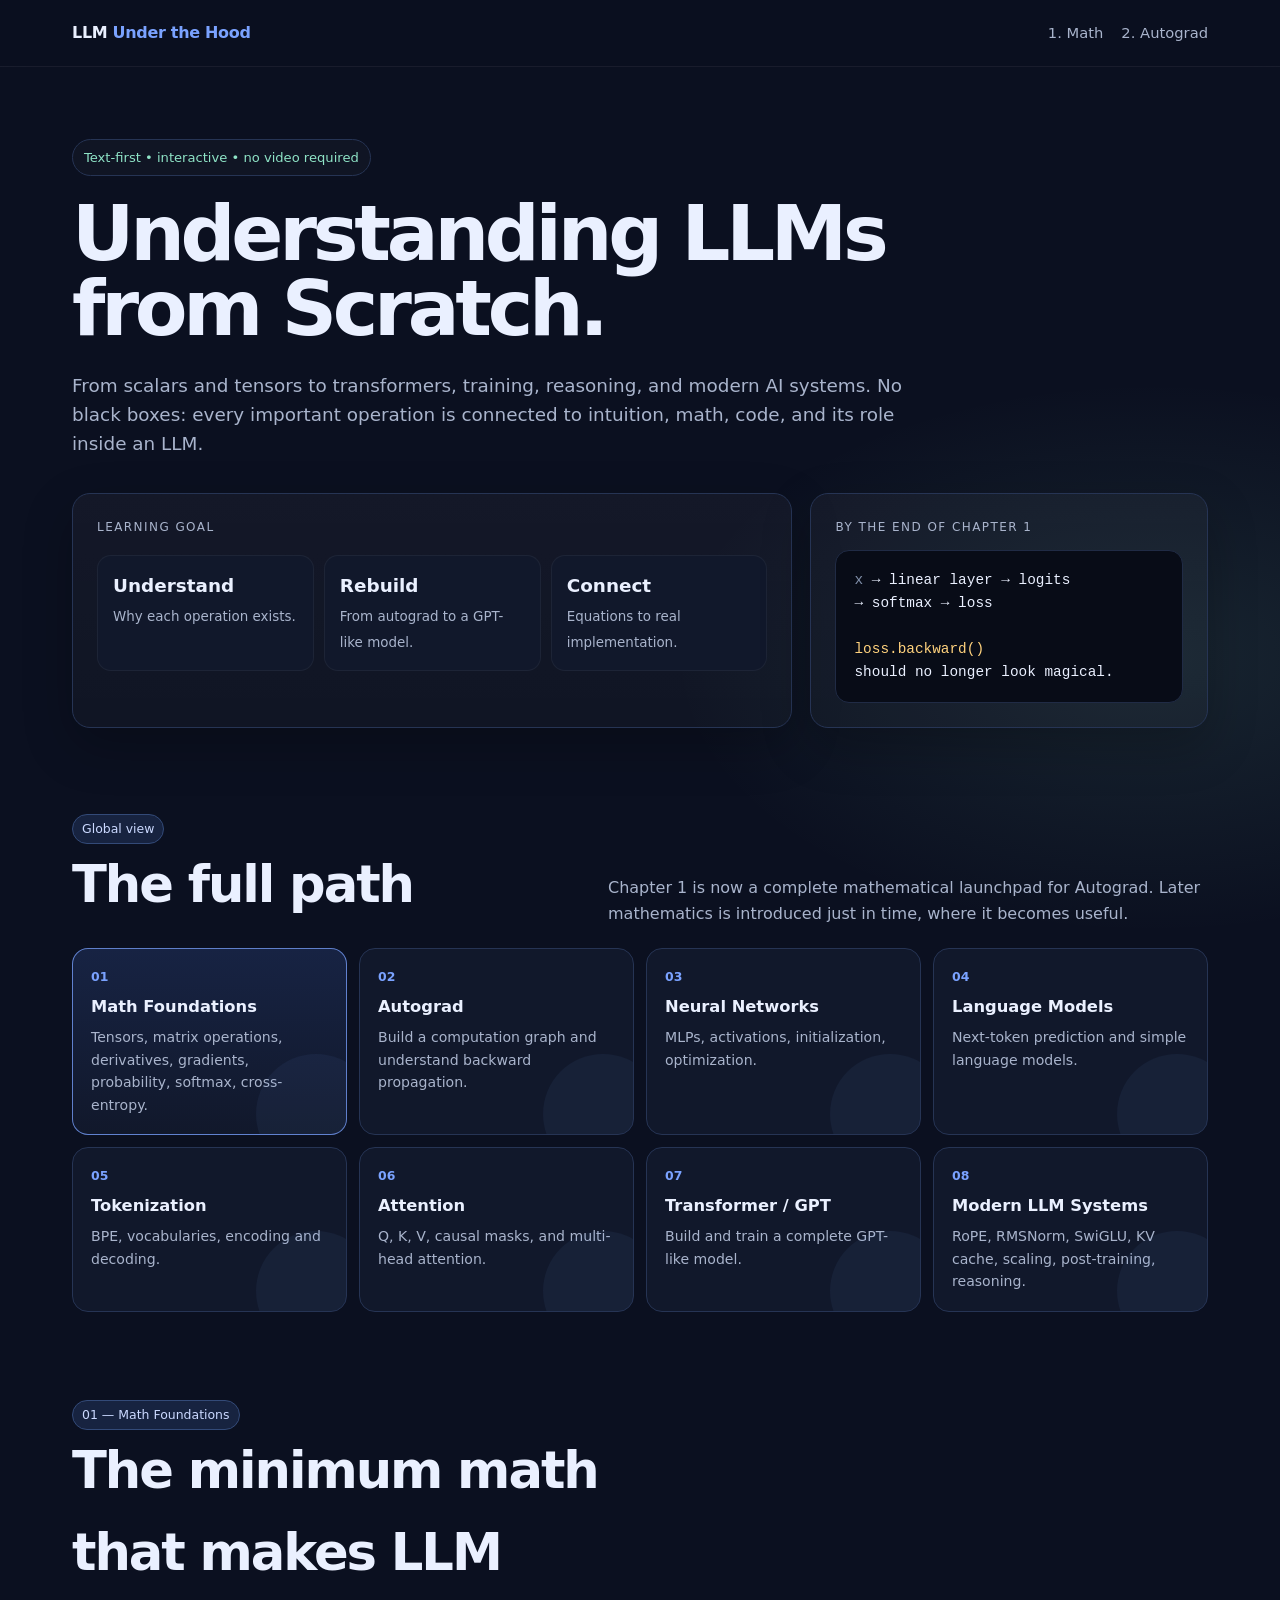
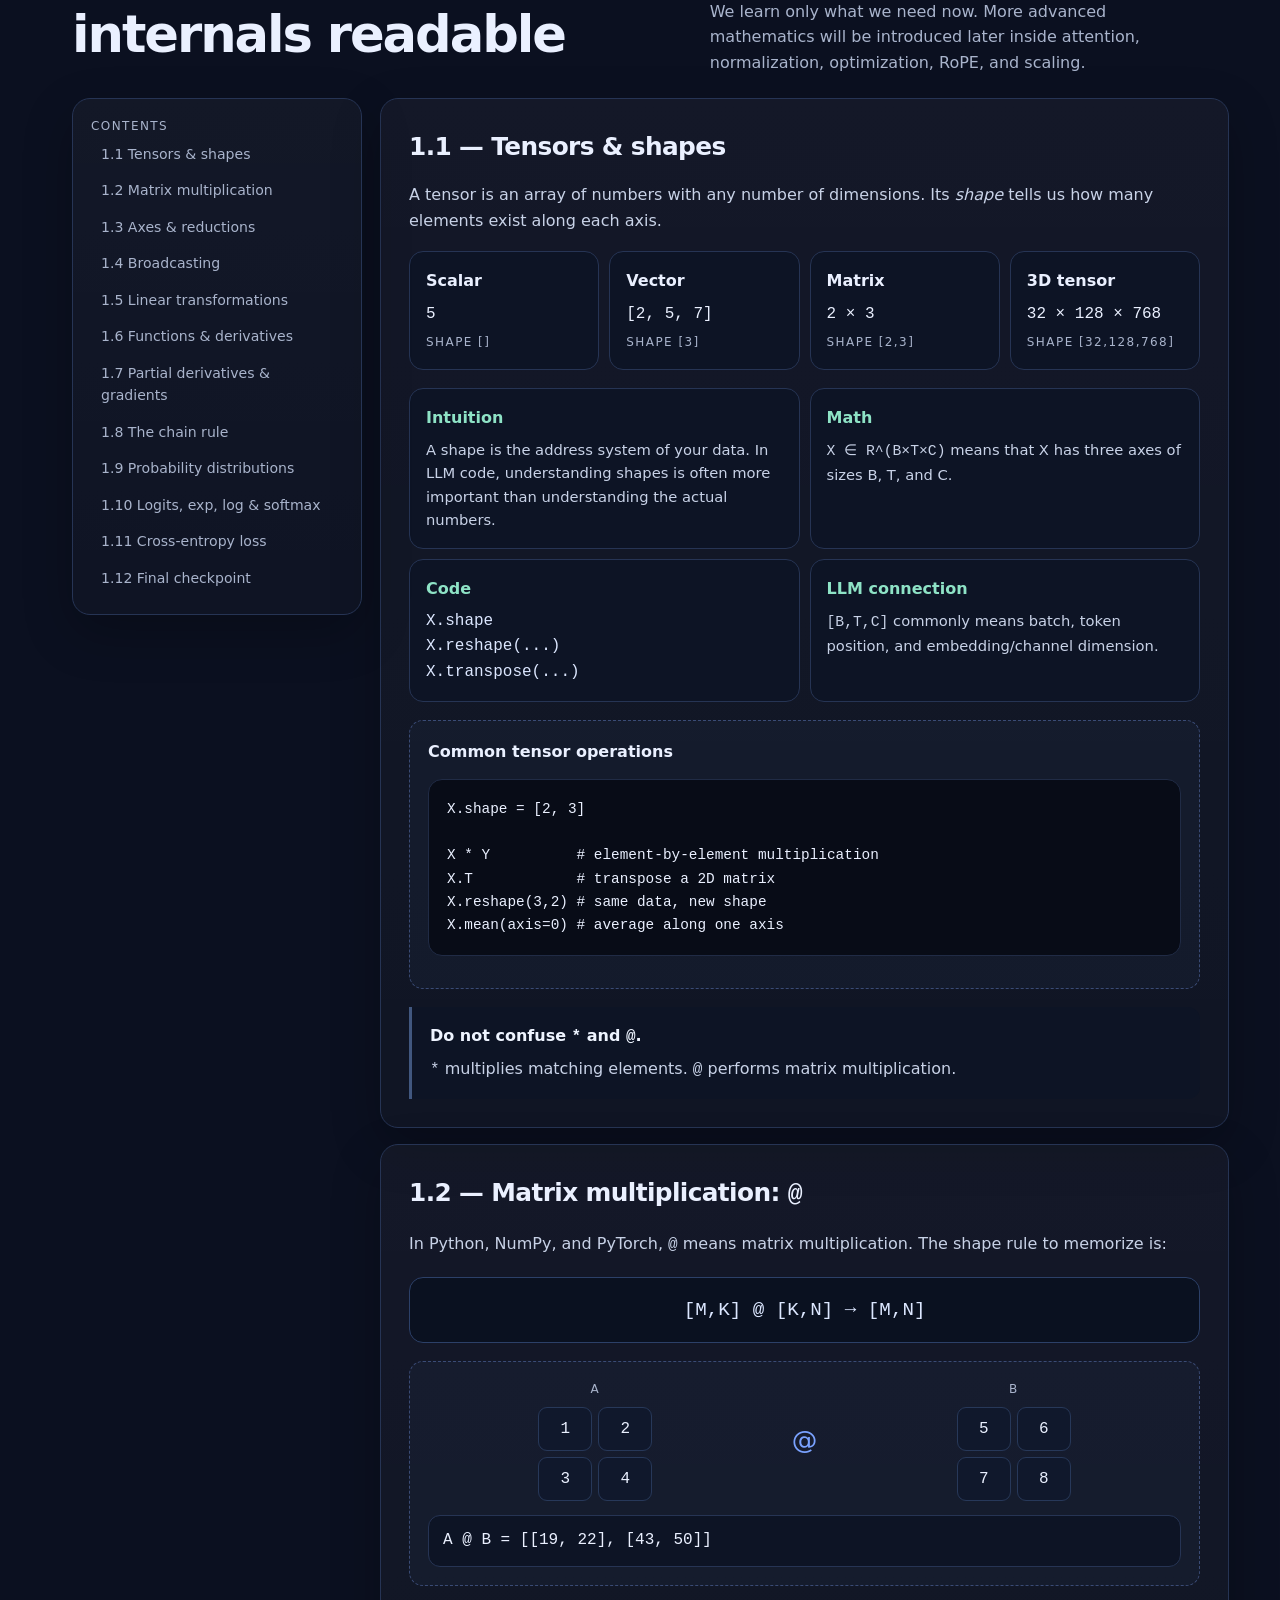
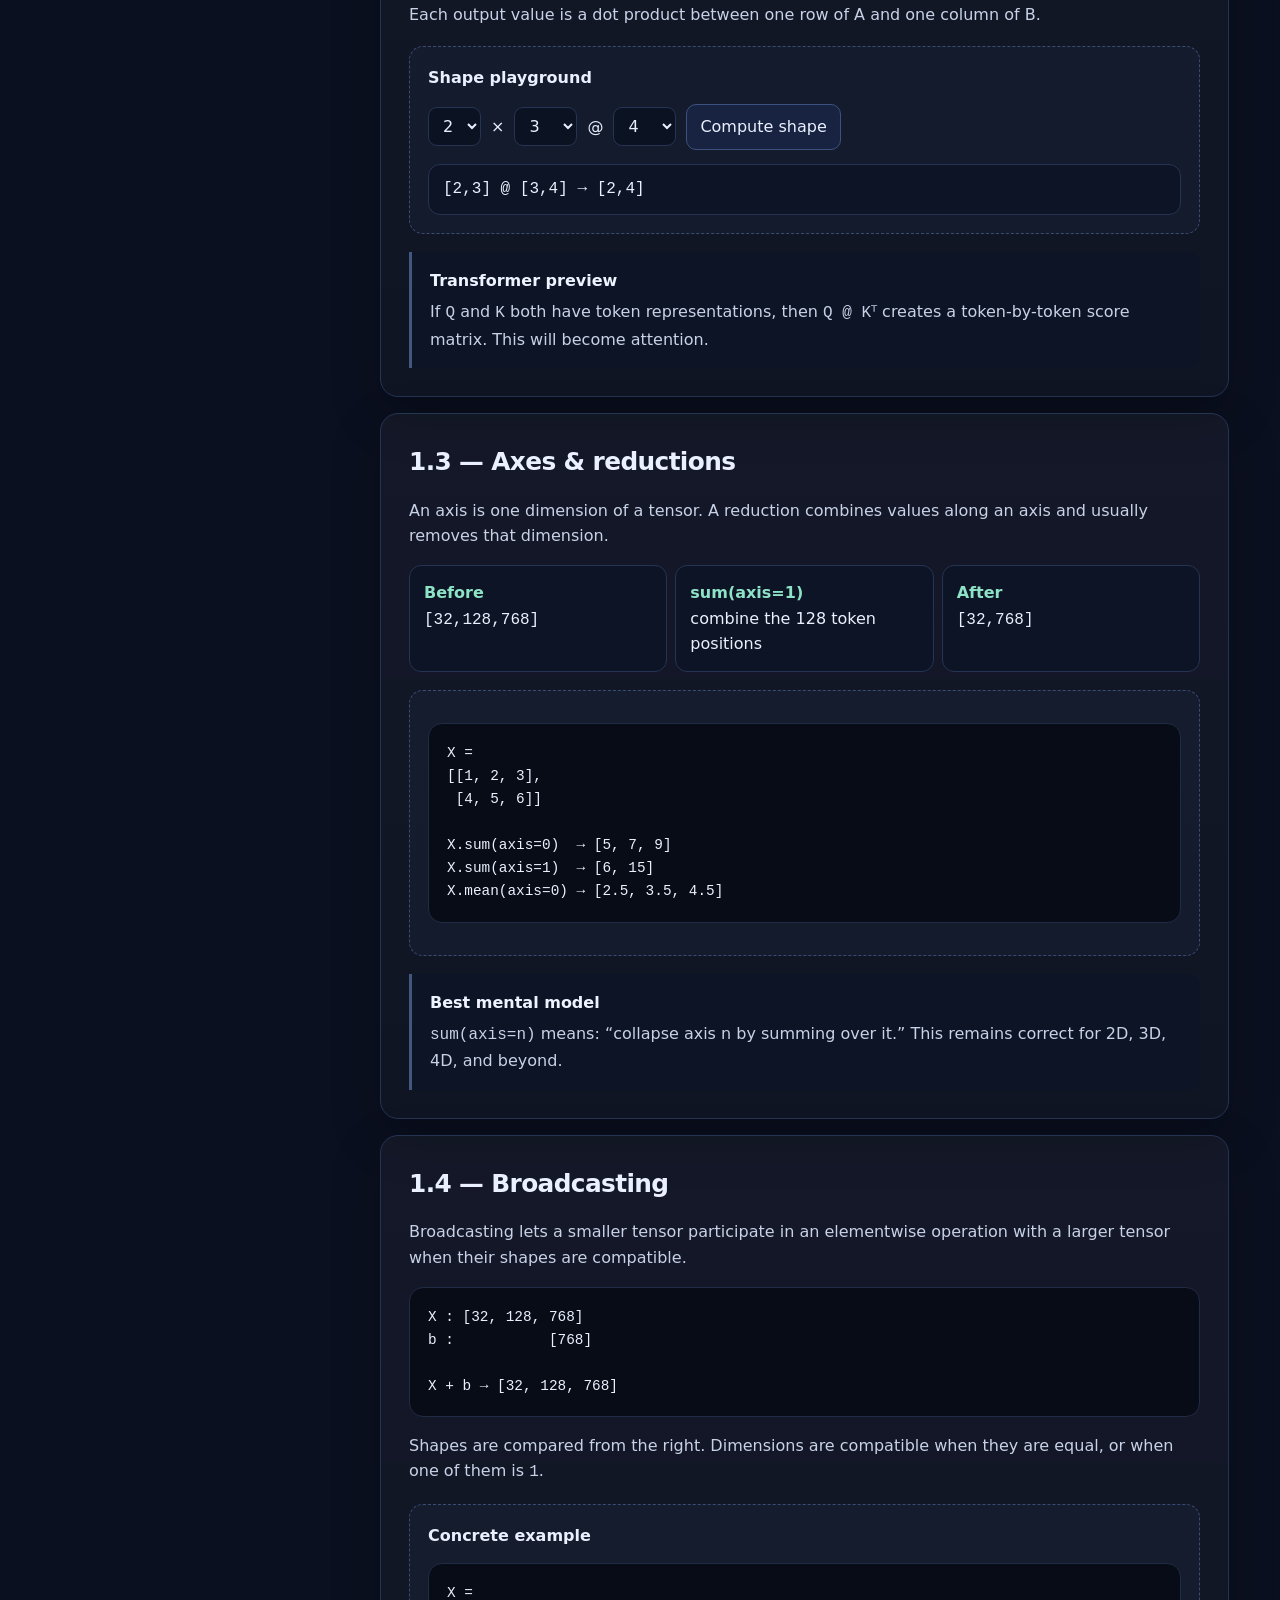
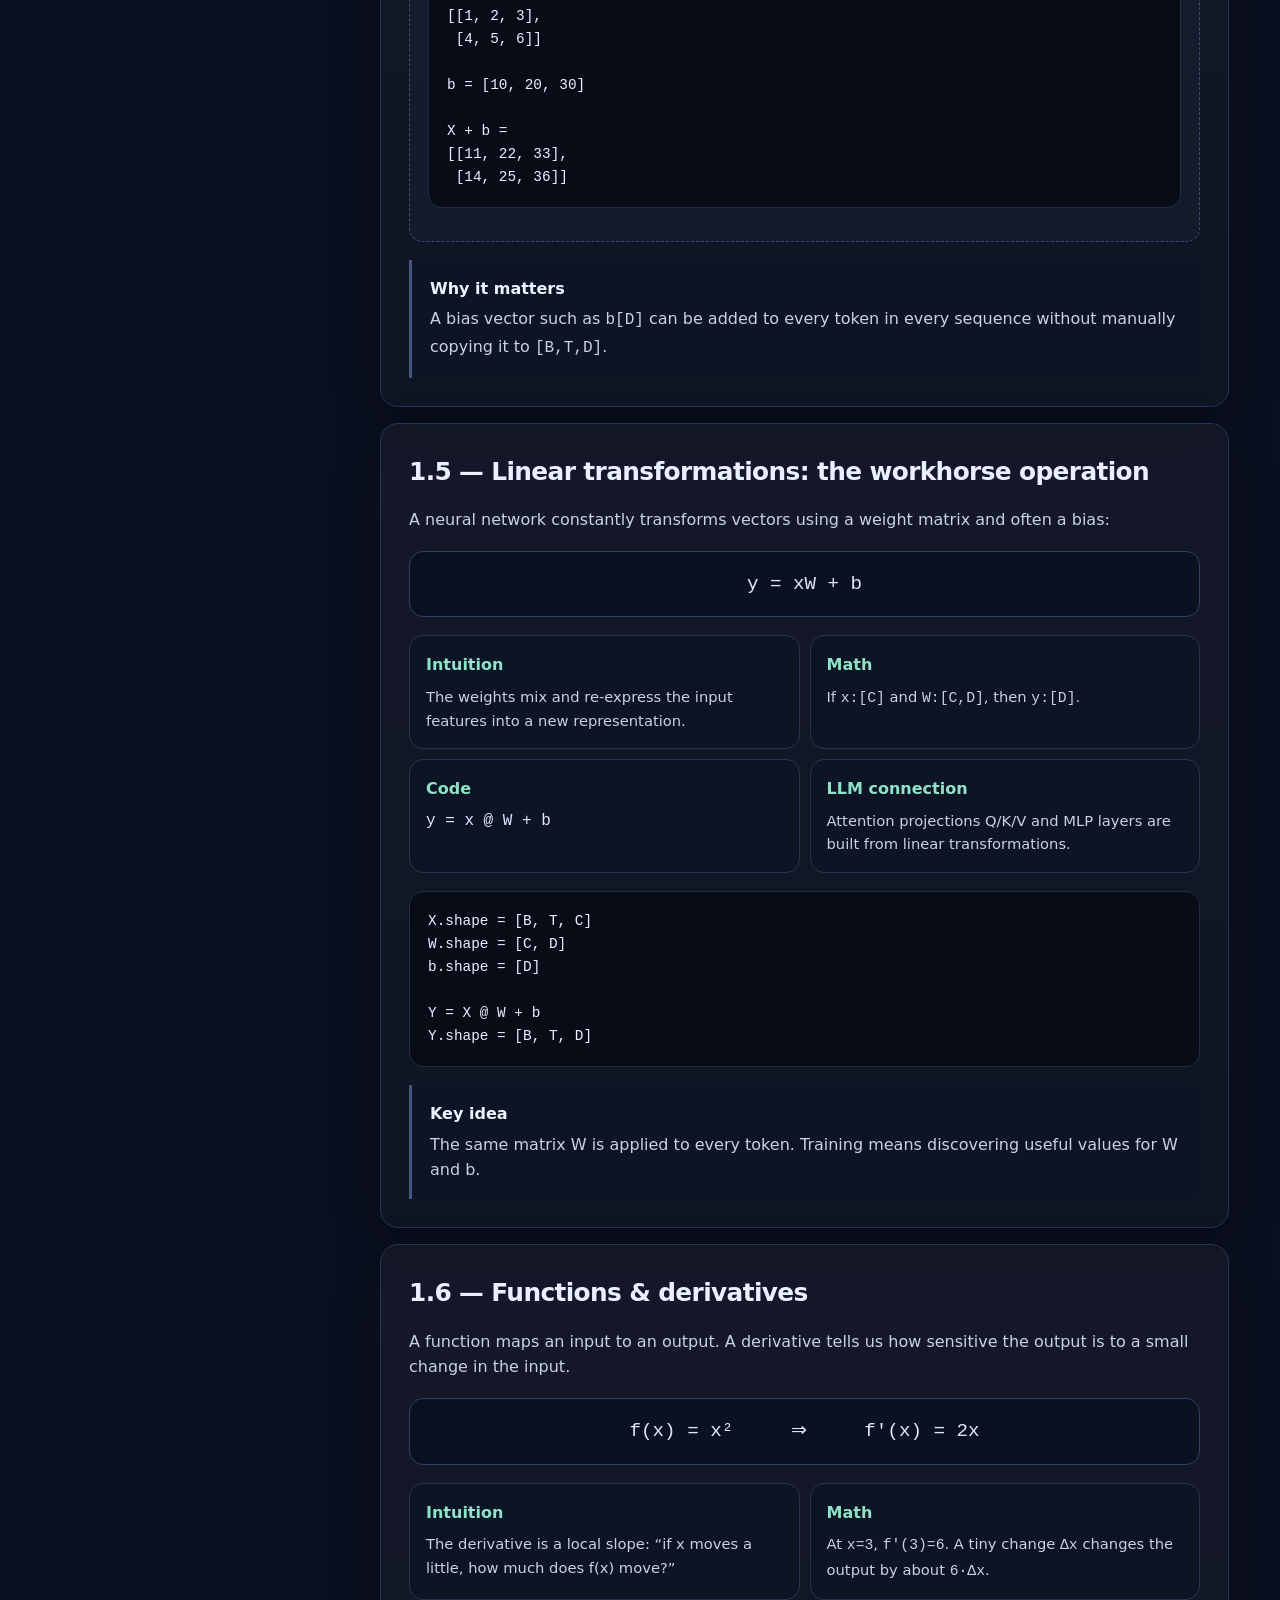
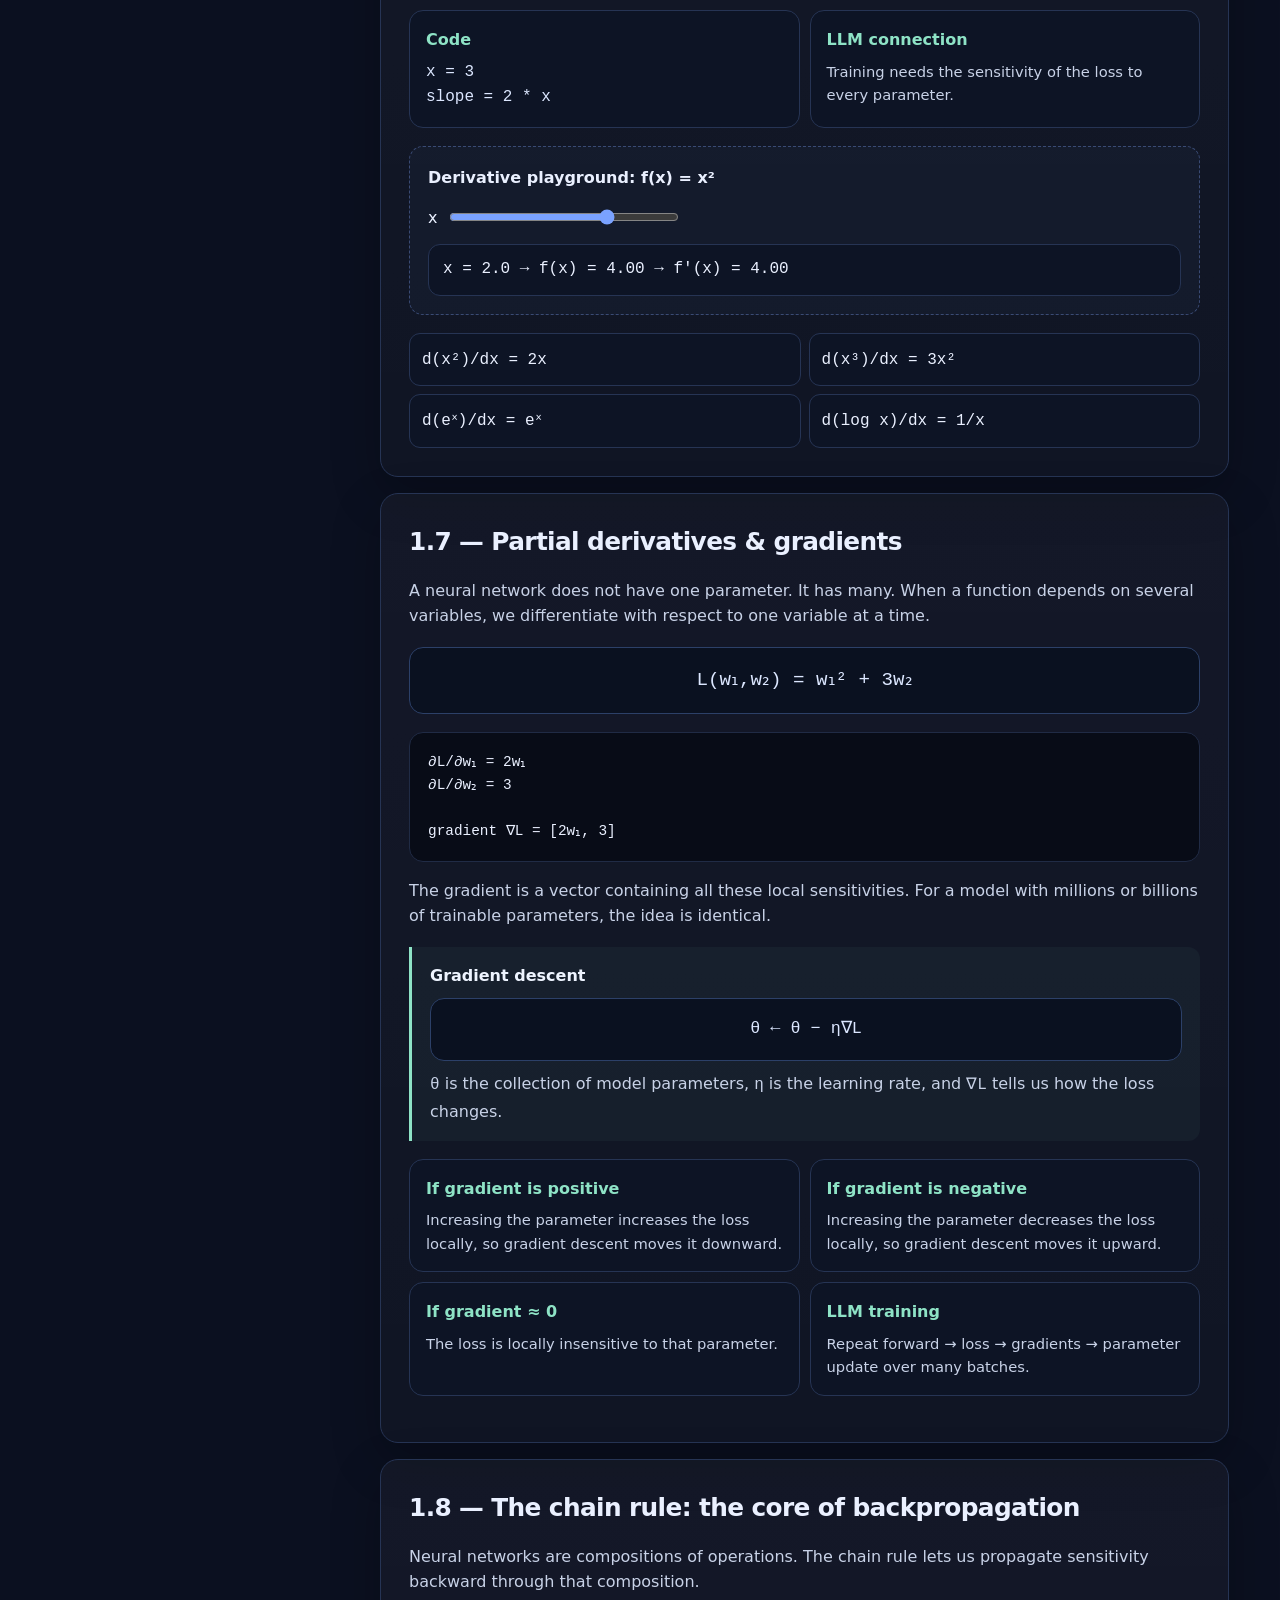
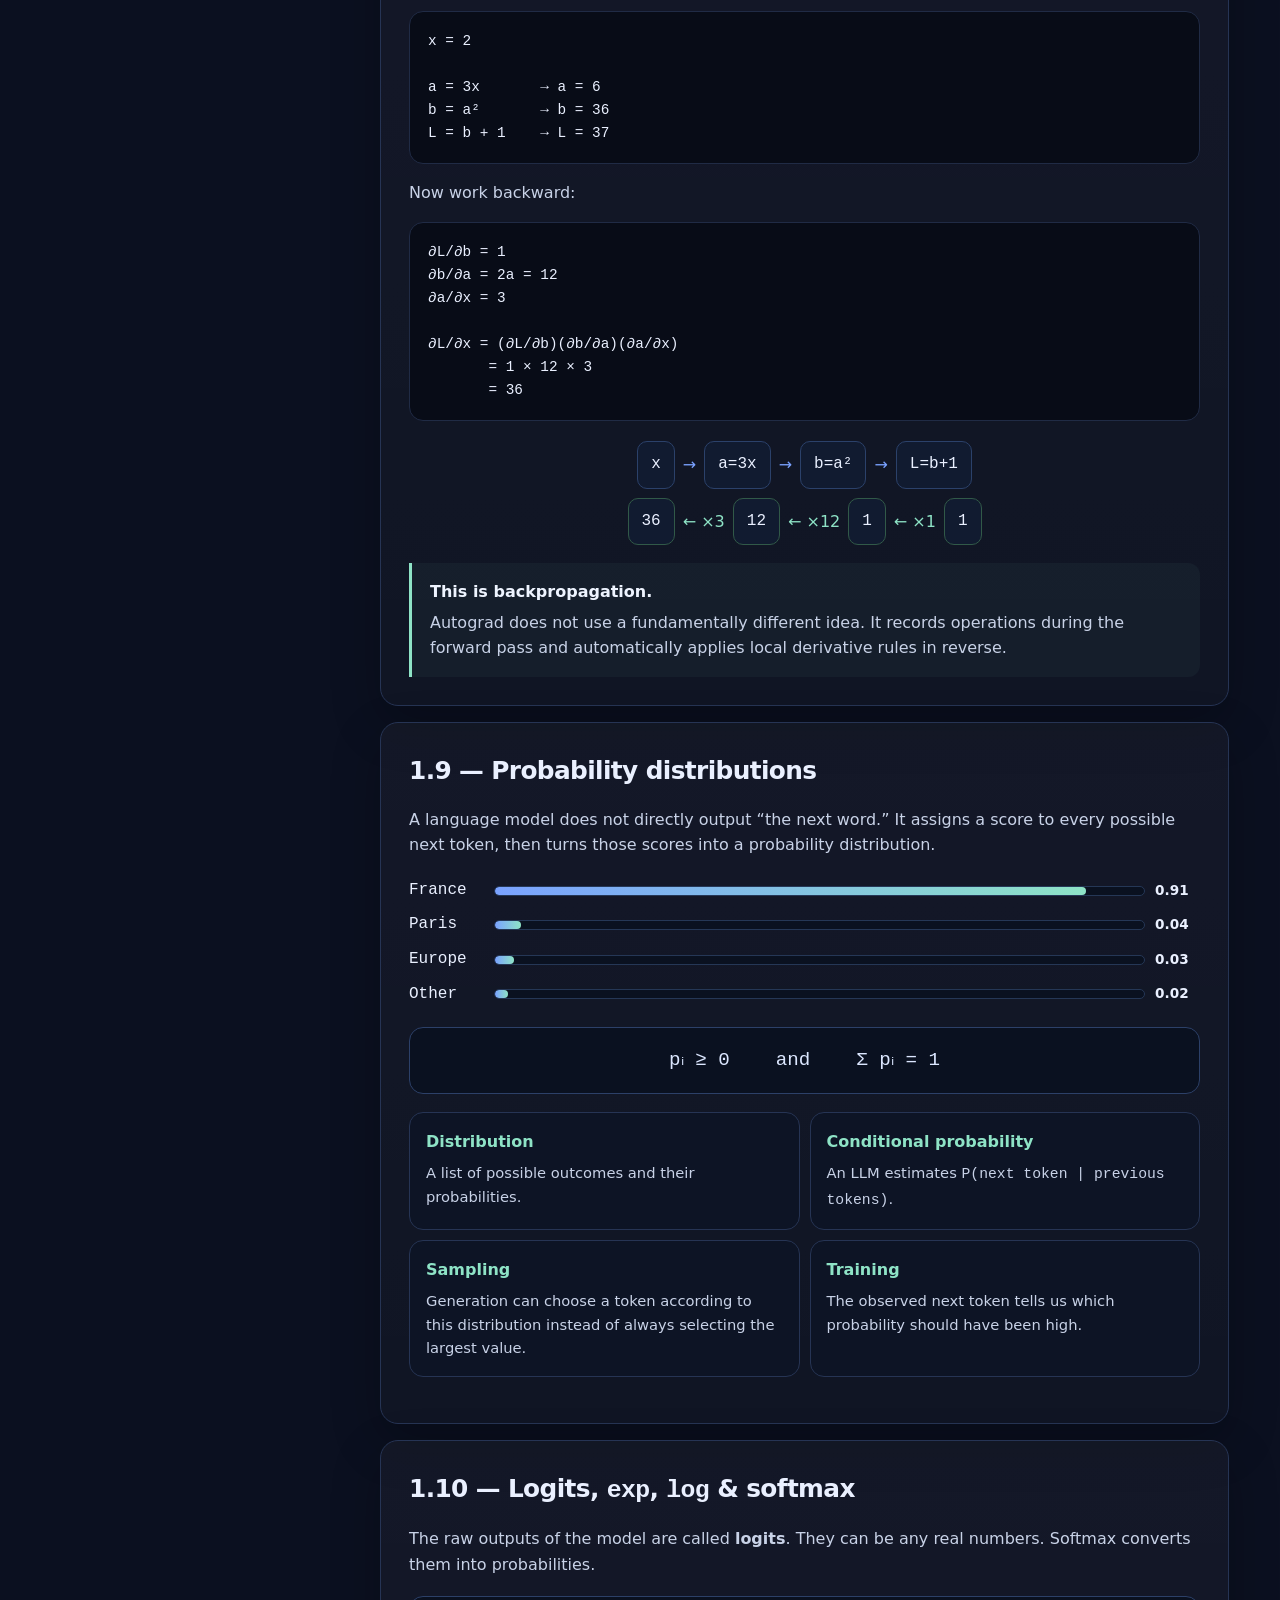
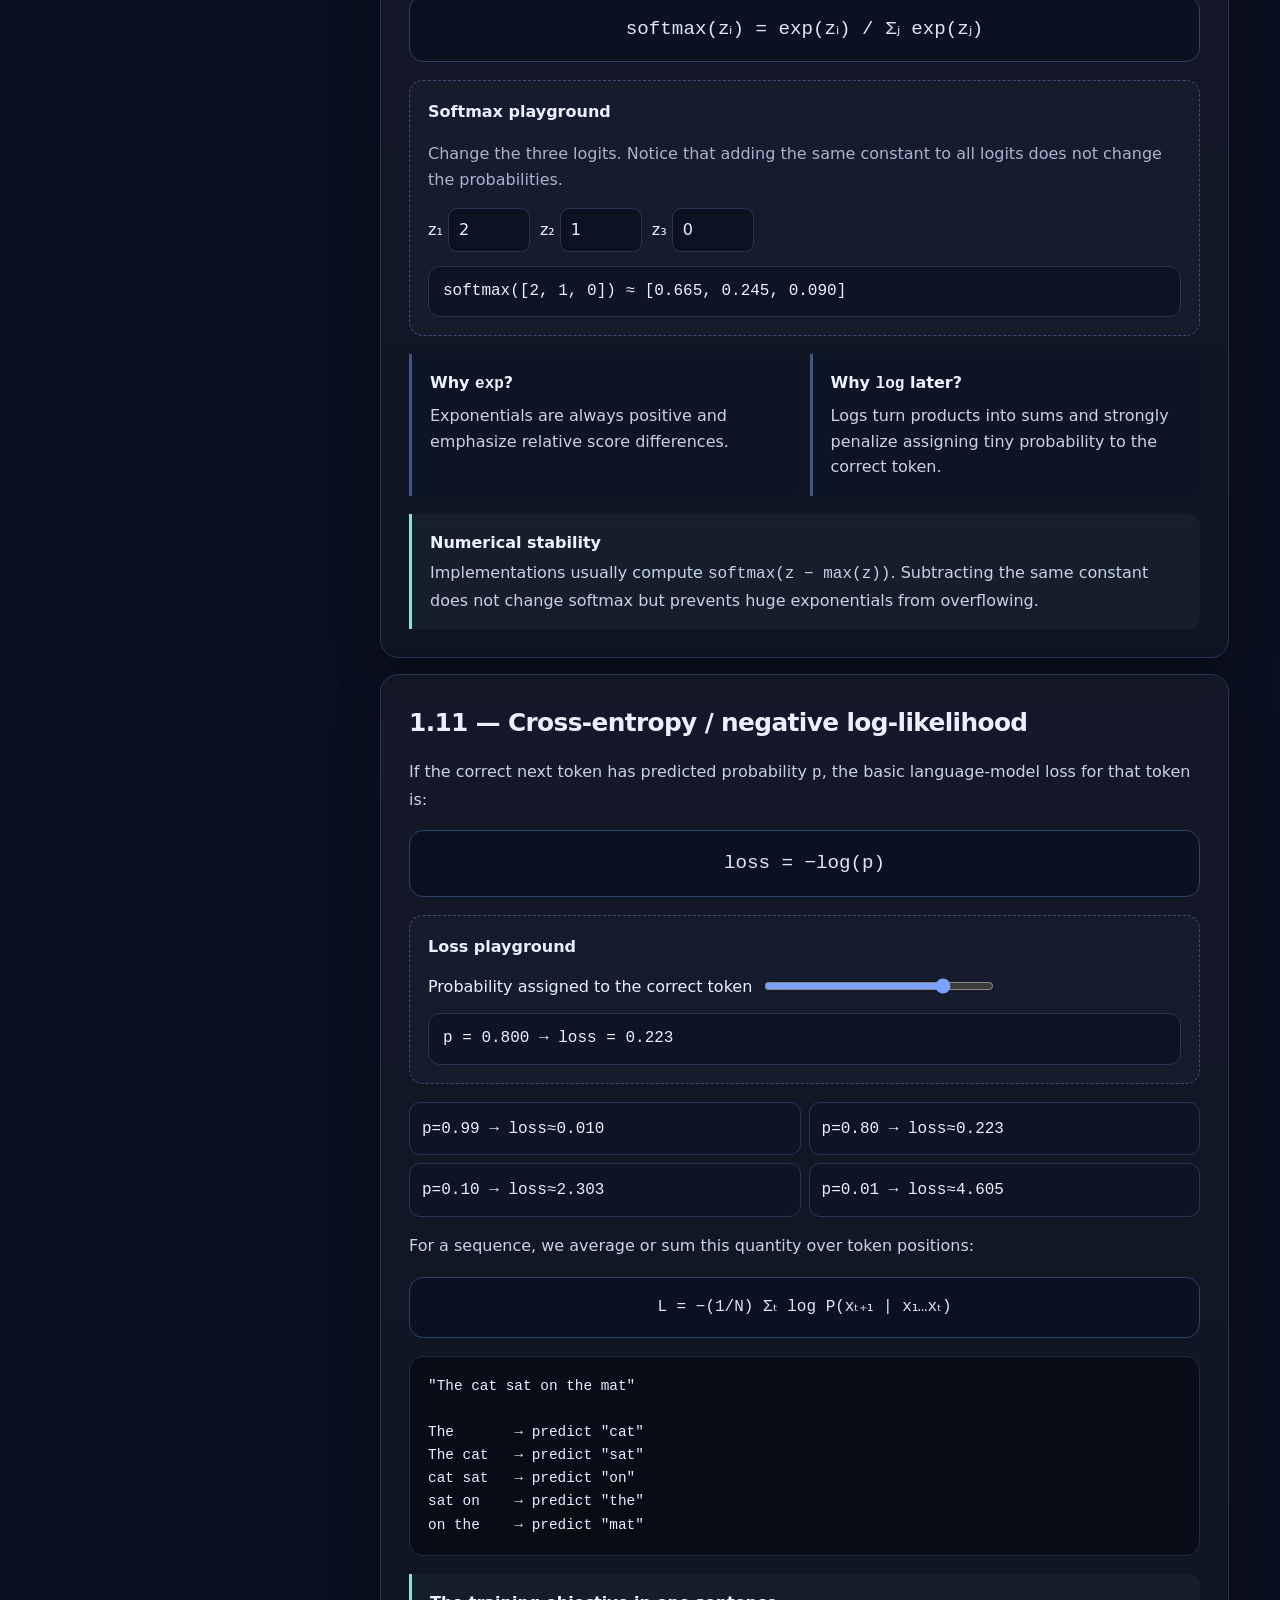
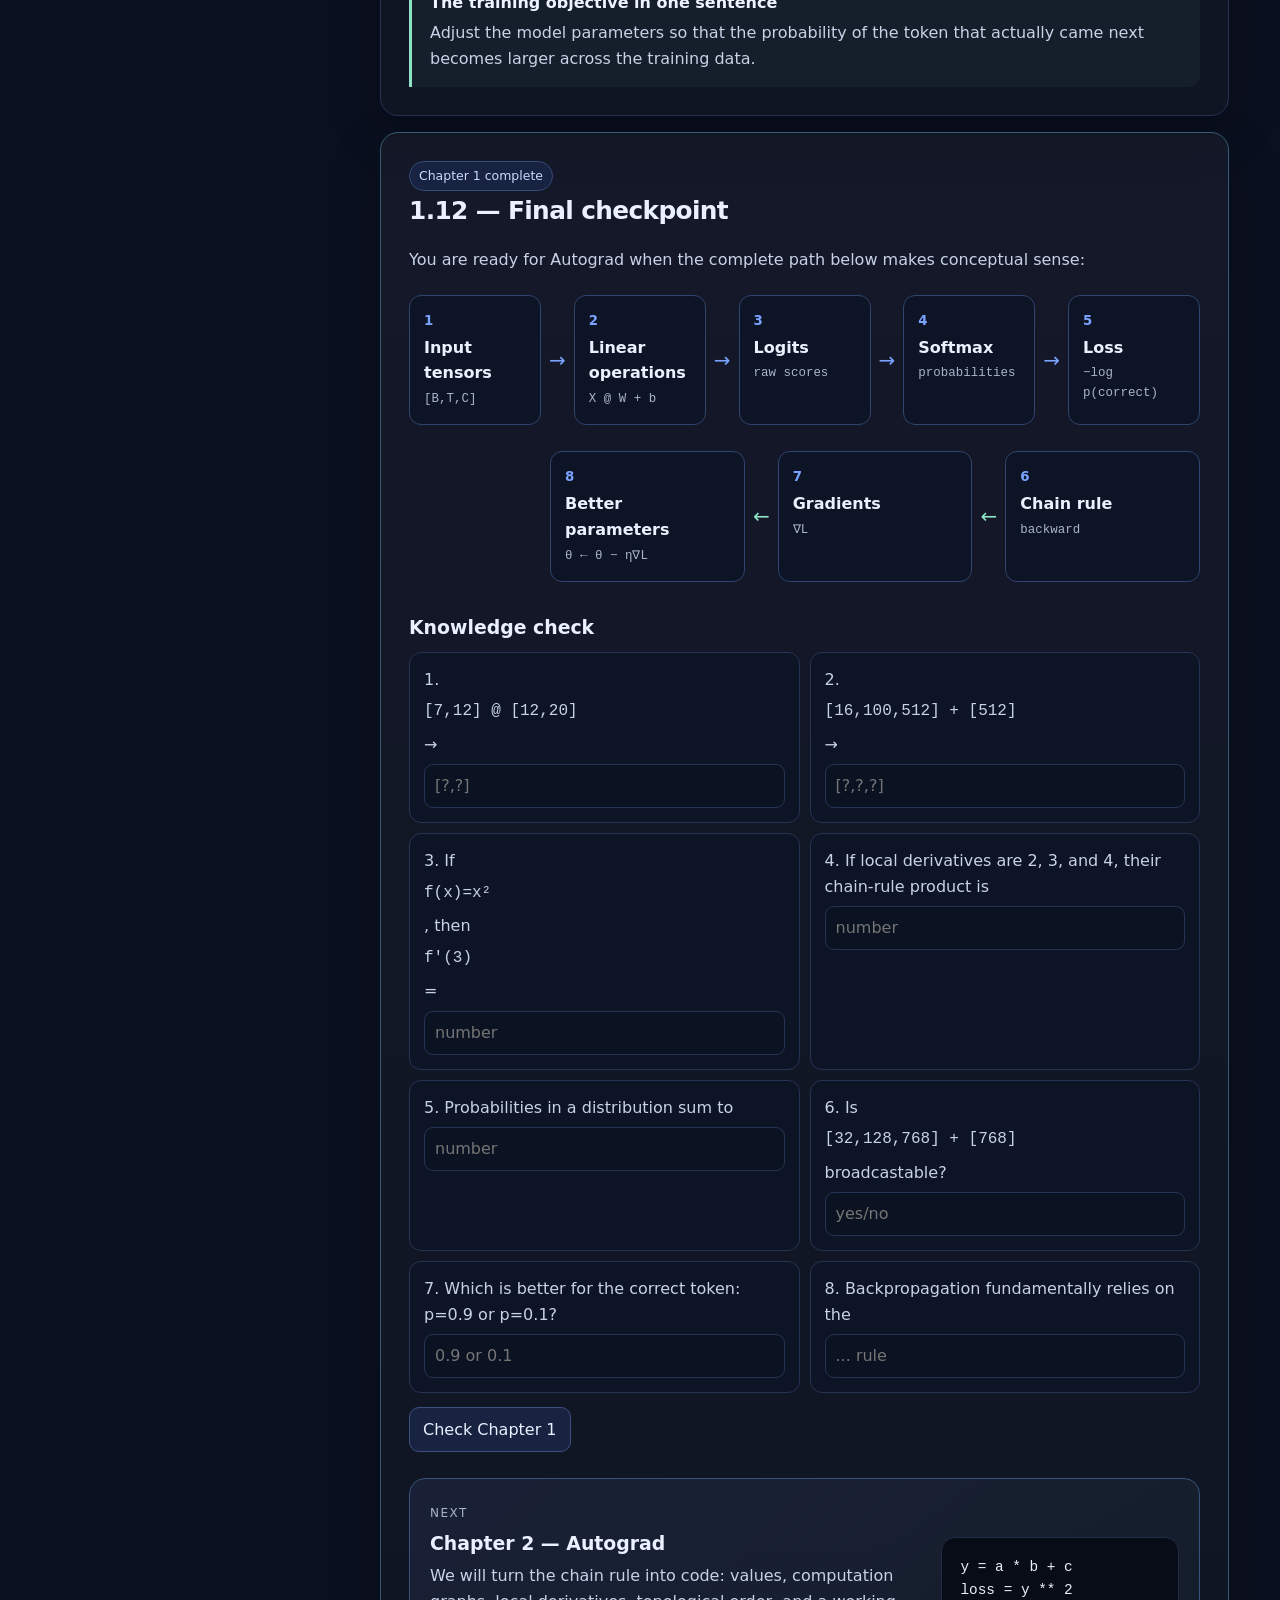
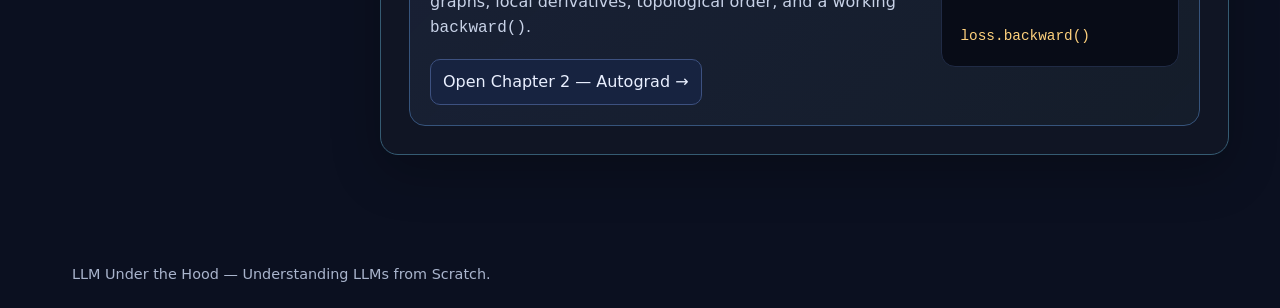
<file: index.html>
<!doctype html>
<html lang="en">
<head>
  <meta charset="utf-8">
  <meta name="viewport" content="width=device-width, initial-scale=1">
  <meta name="description" content="LLM Under the Hood — Understanding LLMs from Scratch, from tensors and gradients to transformers.">
  <title>LLM Under the Hood — Understanding LLMs from Scratch</title>
  <link rel="stylesheet" href="css/style.css">
</head>
<body>
<header>
  <div class="wrap">
    <nav>
      <a class="brand" href="#">LLM <span>Under the Hood</span></a>
      <div class="navlinks">
        <a href="#roadmap">Roadmap</a>
        <a href="#math">Math</a>
        <a href="#checkpoint">Checkpoint</a>
      </div>
    </nav>
  </div>
</header>

<main>
  <section class="hero wrap">
    <div class="eyebrow">Text-first • interactive • no video required</div>
    <h1>Understanding LLMs from Scratch.</h1>
    <p class="lead">
      From scalars and tensors to transformers, training, reasoning, and modern AI systems.
      No black boxes: every important operation is connected to intuition, math, code, and its role inside an LLM.
    </p>

    <div class="hero-grid">
      <div class="card card-pad">
        <div class="mini-title">Learning goal</div>
        <div class="goal">
          <div><strong>Understand</strong><span>Why each operation exists.</span></div>
          <div><strong>Rebuild</strong><span>From autograd to a GPT-like model.</span></div>
          <div><strong>Connect</strong><span>Equations to real implementation.</span></div>
        </div>
      </div>
      <div class="card card-pad">
        <div class="mini-title">By the end of Chapter 1</div>
        <div class="terminal">
          <div><span class="dim">x</span> → linear layer → logits</div>
          <div>→ softmax → loss</div>
          <br>
          <div><span class="b">loss.backward()</span></div>
          <div>should no longer look magical.</div>
        </div>
      </div>
    </div>
  </section>

  <section id="roadmap">
    <div class="wrap">
      <div class="section-head">
        <div>
          <span class="pill">Global view</span>
          <h2>The full path</h2>
        </div>
        <p>Chapter 1 is now a complete mathematical launchpad for Autograd. Later mathematics is introduced just in time, where it becomes useful.</p>
      </div>

      <div class="roadmap">
        <div class="step active"><div class="n">01</div><h3>Math Foundations</h3><p>Tensors, matrix operations, derivatives, gradients, probability, softmax, cross-entropy.</p></div>
        <div class="step"><div class="n">02</div><h3>Autograd</h3><p>Build a computation graph and understand backward propagation.</p></div>
        <div class="step"><div class="n">03</div><h3>Neural Networks</h3><p>MLPs, activations, initialization, optimization.</p></div>
        <div class="step"><div class="n">04</div><h3>Language Models</h3><p>Next-token prediction and simple language models.</p></div>
        <div class="step"><div class="n">05</div><h3>Tokenization</h3><p>BPE, vocabularies, encoding and decoding.</p></div>
        <div class="step"><div class="n">06</div><h3>Attention</h3><p>Q, K, V, causal masks, and multi-head attention.</p></div>
        <div class="step"><div class="n">07</div><h3>Transformer / GPT</h3><p>Build and train a complete GPT-like model.</p></div>
        <div class="step"><div class="n">08</div><h3>Modern LLM Systems</h3><p>RoPE, RMSNorm, SwiGLU, KV cache, scaling, post-training, reasoning.</p></div>
      </div>
    </div>
  </section>

  <section id="math">
    <div class="wrap">
      <div class="section-head">
        <div>
          <span class="pill">01 — Math Foundations</span>
          <h2>The minimum math that makes LLM internals readable</h2>
        </div>
        <p>We learn only what we need now. More advanced mathematics will be introduced later inside attention, normalization, optimization, RoPE, and scaling.</p>
      </div>

      <div class="math-grid">
        <aside class="card toc">
          <div class="mini-title">Contents</div>
          <a href="#tensor">1.1 Tensors & shapes</a>
          <a href="#matmul">1.2 Matrix multiplication</a>
          <a href="#axes">1.3 Axes & reductions</a>
          <a href="#broadcast">1.4 Broadcasting</a>
          <a href="#linear">1.5 Linear transformations</a>
          <a href="#derivatives">1.6 Functions & derivatives</a>
          <a href="#gradients">1.7 Partial derivatives & gradients</a>
          <a href="#chain-rule">1.8 The chain rule</a>
          <a href="#probability">1.9 Probability distributions</a>
          <a href="#softmax">1.10 Logits, exp, log & softmax</a>
          <a href="#cross-entropy">1.11 Cross-entropy loss</a>
          <a href="#checkpoint">1.12 Final checkpoint</a>
        </aside>

        <div>
          <article class="card lesson" id="tensor">
            <h3>1.1 — Tensors & shapes</h3>
            <p>A tensor is an array of numbers with any number of dimensions. Its <em>shape</em> tells us how many elements exist along each axis.</p>

            <div class="concept-row">
              <div class="concept"><b>Scalar</b><code>5</code><br><span class="mini-title">shape []</span></div>
              <div class="concept"><b>Vector</b><code>[2, 5, 7]</code><br><span class="mini-title">shape [3]</span></div>
              <div class="concept"><b>Matrix</b><code>2 × 3</code><br><span class="mini-title">shape [2,3]</span></div>
              <div class="concept"><b>3D tensor</b><code>32 × 128 × 768</code><br><span class="mini-title">shape [32,128,768]</span></div>
            </div>

            <div class="four-views">
              <div><b>Intuition</b><p>A shape is the address system of your data. In LLM code, understanding shapes is often more important than understanding the actual numbers.</p></div>
              <div><b>Math</b><p><code>X ∈ R^(B×T×C)</code> means that X has three axes of sizes B, T, and C.</p></div>
              <div><b>Code</b><pre class="mini-code">X.shape
X.reshape(...)
X.transpose(...)</pre></div>
              <div><b>LLM connection</b><p><code>[B,T,C]</code> commonly means batch, token position, and embedding/channel dimension.</p></div>
            </div>

            <div class="demo">
              <b>Common tensor operations</b>
              <pre class="codeblock">X.shape = [2, 3]

X * Y          # element-by-element multiplication
X.T            # transpose a 2D matrix
X.reshape(3,2) # same data, new shape
X.mean(axis=0) # average along one axis</pre>
            </div>

            <div class="callout">
              <b>Do not confuse <code>*</code> and <code>@</code>.</b>
              <p><code>*</code> multiplies matching elements. <code>@</code> performs matrix multiplication.</p>
            </div>
          </article>

          <article class="card lesson" id="matmul">
            <h3>1.2 — Matrix multiplication: <code>@</code></h3>
            <p>In Python, NumPy, and PyTorch, <code>@</code> means matrix multiplication. The shape rule to memorize is:</p>
            <div class="equation">[M,K] @ [K,N] → [M,N]</div>

            <div class="demo">
              <div class="demo-grid">
                <div>
                  <div class="mini-title center">A</div>
                  <div class="matrix two"><div class="cell">1</div><div class="cell">2</div><div class="cell">3</div><div class="cell">4</div></div>
                </div>
                <div class="op">@</div>
                <div>
                  <div class="mini-title center">B</div>
                  <div class="matrix two"><div class="cell">5</div><div class="cell">6</div><div class="cell">7</div><div class="cell">8</div></div>
                </div>
              </div>
              <div class="result">A @ B = [[19, 22], [43, 50]]</div>
            </div>

            <p>Each output value is a dot product between one row of A and one column of B.</p>

            <div class="demo">
              <b>Shape playground</b>
              <div class="controls">
                <select id="m"><option>2</option><option>4</option><option>8</option></select>
                <span>×</span>
                <select id="k"><option>3</option><option>8</option><option>16</option></select>
                <span>@</span>
                <select id="n"><option>4</option><option>16</option><option>32</option></select>
                <button type="button" onclick="updateMatmul()">Compute shape</button>
              </div>
              <div class="result" id="matmulResult">[2,3] @ [3,4] → [2,4]</div>
            </div>

            <div class="callout">
              <b>Transformer preview</b>
              <p>If <code>Q</code> and <code>K</code> both have token representations, then <code>Q @ Kᵀ</code> creates a token-by-token score matrix. This will become attention.</p>
            </div>
          </article>

          <article class="card lesson" id="axes">
            <h3>1.3 — Axes & reductions</h3>
            <p>An axis is one dimension of a tensor. A reduction combines values along an axis and usually removes that dimension.</p>

            <div class="axis-box">
              <div class="axis-item"><strong>Before</strong><br><code>[32,128,768]</code></div>
              <div class="axis-item"><strong>sum(axis=1)</strong><br>combine the 128 token positions</div>
              <div class="axis-item"><strong>After</strong><br><code>[32,768]</code></div>
            </div>

            <div class="demo">
              <pre class="codeblock">X =
[[1, 2, 3],
 [4, 5, 6]]

X.sum(axis=0)  → [5, 7, 9]
X.sum(axis=1)  → [6, 15]
X.mean(axis=0) → [2.5, 3.5, 4.5]</pre>
            </div>

            <div class="callout">
              <b>Best mental model</b>
              <p><code>sum(axis=n)</code> means: “collapse axis n by summing over it.” This remains correct for 2D, 3D, 4D, and beyond.</p>
            </div>
          </article>

          <article class="card lesson" id="broadcast">
            <h3>1.4 — Broadcasting</h3>
            <p>Broadcasting lets a smaller tensor participate in an elementwise operation with a larger tensor when their shapes are compatible.</p>

            <pre class="codeblock">X : [32, 128, 768]
b :           [768]

X + b → [32, 128, 768]</pre>

            <p>Shapes are compared from the right. Dimensions are compatible when they are equal, or when one of them is <code>1</code>.</p>

            <div class="demo">
              <b>Concrete example</b>
              <pre class="codeblock">X =
[[1, 2, 3],
 [4, 5, 6]]

b = [10, 20, 30]

X + b =
[[11, 22, 33],
 [14, 25, 36]]</pre>
            </div>

            <div class="callout">
              <b>Why it matters</b>
              <p>A bias vector such as <code>b[D]</code> can be added to every token in every sequence without manually copying it to <code>[B,T,D]</code>.</p>
            </div>
          </article>

          <article class="card lesson" id="linear">
            <h3>1.5 — Linear transformations: the workhorse operation</h3>
            <p>A neural network constantly transforms vectors using a weight matrix and often a bias:</p>
            <div class="equation">y = xW + b</div>

            <div class="four-views">
              <div><b>Intuition</b><p>The weights mix and re-express the input features into a new representation.</p></div>
              <div><b>Math</b><p>If <code>x:[C]</code> and <code>W:[C,D]</code>, then <code>y:[D]</code>.</p></div>
              <div><b>Code</b><pre class="mini-code">y = x @ W + b</pre></div>
              <div><b>LLM connection</b><p>Attention projections Q/K/V and MLP layers are built from linear transformations.</p></div>
            </div>

            <pre class="codeblock">X.shape = [B, T, C]
W.shape = [C, D]
b.shape = [D]

Y = X @ W + b
Y.shape = [B, T, D]</pre>

            <div class="callout">
              <b>Key idea</b>
              <p>The same matrix W is applied to every token. Training means discovering useful values for W and b.</p>
            </div>
          </article>

          <article class="card lesson" id="derivatives">
            <h3>1.6 — Functions & derivatives</h3>
            <p>A function maps an input to an output. A derivative tells us how sensitive the output is to a small change in the input.</p>

            <div class="equation">f(x) = x² &nbsp;&nbsp;&nbsp; ⇒ &nbsp;&nbsp;&nbsp; f′(x) = 2x</div>

            <div class="four-views">
              <div><b>Intuition</b><p>The derivative is a local slope: “if x moves a little, how much does f(x) move?”</p></div>
              <div><b>Math</b><p>At <code>x=3</code>, <code>f′(3)=6</code>. A tiny change <code>Δx</code> changes the output by about <code>6·Δx</code>.</p></div>
              <div><b>Code</b><pre class="mini-code">x = 3
slope = 2 * x</pre></div>
              <div><b>LLM connection</b><p>Training needs the sensitivity of the loss to every parameter.</p></div>
            </div>

            <div class="demo">
              <b>Derivative playground: f(x) = x²</b>
              <div class="controls">
                <label for="derivativeX">x</label>
                <input id="derivativeX" type="range" min="-5" max="5" step="0.1" value="2" oninput="updateDerivative()">
              </div>
              <div class="result" id="derivativeResult">x = 2.0 → f(x) = 4.00 → f′(x) = 4.00</div>
            </div>

            <div class="reference-grid">
              <div><code>d(x²)/dx = 2x</code></div>
              <div><code>d(x³)/dx = 3x²</code></div>
              <div><code>d(eˣ)/dx = eˣ</code></div>
              <div><code>d(log x)/dx = 1/x</code></div>
            </div>
          </article>

          <article class="card lesson" id="gradients">
            <h3>1.7 — Partial derivatives & gradients</h3>
            <p>A neural network does not have one parameter. It has many. When a function depends on several variables, we differentiate with respect to one variable at a time.</p>

            <div class="equation">L(w₁,w₂) = w₁² + 3w₂</div>
            <pre class="codeblock">∂L/∂w₁ = 2w₁
∂L/∂w₂ = 3

gradient ∇L = [2w₁, 3]</pre>

            <p>The gradient is a vector containing all these local sensitivities. For a model with millions or billions of trainable parameters, the idea is identical.</p>

            <div class="callout accent">
              <b>Gradient descent</b>
              <div class="equation compact">θ ← θ − η∇L</div>
              <p><code>θ</code> is the collection of model parameters, <code>η</code> is the learning rate, and <code>∇L</code> tells us how the loss changes.</p>
            </div>

            <div class="four-views">
              <div><b>If gradient is positive</b><p>Increasing the parameter increases the loss locally, so gradient descent moves it downward.</p></div>
              <div><b>If gradient is negative</b><p>Increasing the parameter decreases the loss locally, so gradient descent moves it upward.</p></div>
              <div><b>If gradient ≈ 0</b><p>The loss is locally insensitive to that parameter.</p></div>
              <div><b>LLM training</b><p>Repeat forward → loss → gradients → parameter update over many batches.</p></div>
            </div>
          </article>

          <article class="card lesson" id="chain-rule">
            <h3>1.8 — The chain rule: the core of backpropagation</h3>
            <p>Neural networks are compositions of operations. The chain rule lets us propagate sensitivity backward through that composition.</p>

            <pre class="codeblock">x = 2

a = 3x       → a = 6
b = a²       → b = 36
L = b + 1    → L = 37</pre>

            <p>Now work backward:</p>

            <pre class="codeblock">∂L/∂b = 1
∂b/∂a = 2a = 12
∂a/∂x = 3

∂L/∂x = (∂L/∂b)(∂b/∂a)(∂a/∂x)
       = 1 × 12 × 3
       = 36</pre>

            <div class="flow">
              <div>x</div><span>→</span><div>a=3x</div><span>→</span><div>b=a²</div><span>→</span><div>L=b+1</div>
            </div>
            <div class="flow backward">
              <div>36</div><span>← ×3</span><div>12</div><span>← ×12</span><div>1</div><span>← ×1</span><div>1</div>
            </div>

            <div class="callout accent">
              <b>This is backpropagation.</b>
              <p>Autograd does not use a fundamentally different idea. It records operations during the forward pass and automatically applies local derivative rules in reverse.</p>
            </div>
          </article>

          <article class="card lesson" id="probability">
            <h3>1.9 — Probability distributions</h3>
            <p>A language model does not directly output “the next word.” It assigns a score to every possible next token, then turns those scores into a probability distribution.</p>

            <div class="token-probs">
              <div><span>France</span><div class="bar"><i style="width:91%"></i></div><strong>0.91</strong></div>
              <div><span>Paris</span><div class="bar"><i style="width:4%"></i></div><strong>0.04</strong></div>
              <div><span>Europe</span><div class="bar"><i style="width:3%"></i></div><strong>0.03</strong></div>
              <div><span>Other</span><div class="bar"><i style="width:2%"></i></div><strong>0.02</strong></div>
            </div>

            <div class="equation">pᵢ ≥ 0 &nbsp;&nbsp; and &nbsp;&nbsp; Σ pᵢ = 1</div>

            <div class="four-views">
              <div><b>Distribution</b><p>A list of possible outcomes and their probabilities.</p></div>
              <div><b>Conditional probability</b><p>An LLM estimates <code>P(next token | previous tokens)</code>.</p></div>
              <div><b>Sampling</b><p>Generation can choose a token according to this distribution instead of always selecting the largest value.</p></div>
              <div><b>Training</b><p>The observed next token tells us which probability should have been high.</p></div>
            </div>
          </article>

          <article class="card lesson" id="softmax">
            <h3>1.10 — Logits, <code>exp</code>, <code>log</code> & softmax</h3>
            <p>The raw outputs of the model are called <strong>logits</strong>. They can be any real numbers. Softmax converts them into probabilities.</p>

            <div class="equation">softmax(zᵢ) = exp(zᵢ) / Σⱼ exp(zⱼ)</div>

            <div class="demo">
              <b>Softmax playground</b>
              <p class="muted">Change the three logits. Notice that adding the same constant to all logits does not change the probabilities.</p>
              <div class="controls">
                <label>z₁ <input id="logit1" class="number-input" type="number" value="2" step="0.5" oninput="updateSoftmax()"></label>
                <label>z₂ <input id="logit2" class="number-input" type="number" value="1" step="0.5" oninput="updateSoftmax()"></label>
                <label>z₃ <input id="logit3" class="number-input" type="number" value="0" step="0.5" oninput="updateSoftmax()"></label>
              </div>
              <div class="result" id="softmaxResult">softmax([2, 1, 0]) ≈ [0.665, 0.245, 0.090]</div>
            </div>

            <div class="two-col">
              <div class="callout">
                <b>Why <code>exp</code>?</b>
                <p>Exponentials are always positive and emphasize relative score differences.</p>
              </div>
              <div class="callout">
                <b>Why <code>log</code> later?</b>
                <p>Logs turn products into sums and strongly penalize assigning tiny probability to the correct token.</p>
              </div>
            </div>

            <div class="callout accent">
              <b>Numerical stability</b>
              <p>Implementations usually compute <code>softmax(z − max(z))</code>. Subtracting the same constant does not change softmax but prevents huge exponentials from overflowing.</p>
            </div>
          </article>

          <article class="card lesson" id="cross-entropy">
            <h3>1.11 — Cross-entropy / negative log-likelihood</h3>
            <p>If the correct next token has predicted probability <code>p</code>, the basic language-model loss for that token is:</p>

            <div class="equation">loss = −log(p)</div>

            <div class="demo">
              <b>Loss playground</b>
              <div class="controls">
                <label for="correctProbability">Probability assigned to the correct token</label>
                <input id="correctProbability" type="range" min="0.001" max="0.999" step="0.001" value="0.8" oninput="updateCrossEntropy()">
              </div>
              <div class="result" id="crossEntropyResult">p = 0.800 → loss = 0.223</div>
            </div>

            <div class="reference-grid">
              <div><code>p=0.99 → loss≈0.010</code></div>
              <div><code>p=0.80 → loss≈0.223</code></div>
              <div><code>p=0.10 → loss≈2.303</code></div>
              <div><code>p=0.01 → loss≈4.605</code></div>
            </div>

            <p>For a sequence, we average or sum this quantity over token positions:</p>
            <div class="equation small">L = −(1/N) Σₜ log P(xₜ₊₁ | x₁…xₜ)</div>

            <pre class="codeblock">"The cat sat on the mat"

The       → predict "cat"
The cat   → predict "sat"
cat sat   → predict "on"
sat on    → predict "the"
on the    → predict "mat"</pre>

            <div class="callout accent">
              <b>The training objective in one sentence</b>
              <p>Adjust the model parameters so that the probability of the token that actually came next becomes larger across the training data.</p>
            </div>
          </article>

          <article class="card lesson checkpoint" id="checkpoint">
            <span class="pill">Chapter 1 complete</span>
            <h3>1.12 — Final checkpoint</h3>
            <p>You are ready for Autograd when the complete path below makes conceptual sense:</p>

            <div class="training-pipeline">
              <div><small>1</small><b>Input tensors</b><span>[B,T,C]</span></div>
              <i>→</i>
              <div><small>2</small><b>Linear operations</b><span>X @ W + b</span></div>
              <i>→</i>
              <div><small>3</small><b>Logits</b><span>raw scores</span></div>
              <i>→</i>
              <div><small>4</small><b>Softmax</b><span>probabilities</span></div>
              <i>→</i>
              <div><small>5</small><b>Loss</b><span>−log p(correct)</span></div>
            </div>
            <div class="training-pipeline second">
              <div><small>8</small><b>Better parameters</b><span>θ ← θ − η∇L</span></div>
              <i>←</i>
              <div><small>7</small><b>Gradients</b><span>∇L</span></div>
              <i>←</i>
              <div><small>6</small><b>Chain rule</b><span>backward</span></div>
            </div>

            <h4>Knowledge check</h4>
            <div class="quiz-grid">
              <label>1. <code>[7,12] @ [12,20]</code> → <input id="q1" placeholder="[?,?]"></label>
              <label>2. <code>[16,100,512] + [512]</code> → <input id="q2" placeholder="[?,?,?]"></label>
              <label>3. If <code>f(x)=x²</code>, then <code>f′(3)</code> = <input id="q3" placeholder="number"></label>
              <label>4. If local derivatives are 2, 3, and 4, their chain-rule product is <input id="q4" placeholder="number"></label>
              <label>5. Probabilities in a distribution sum to <input id="q5" placeholder="number"></label>
              <label>6. Is <code>[32,128,768] + [768]</code> broadcastable? <input id="q6" placeholder="yes/no"></label>
              <label>7. Which is better for the correct token: p=0.9 or p=0.1? <input id="q7" placeholder="0.9 or 0.1"></label>
              <label>8. Backpropagation fundamentally relies on the <input id="q8" placeholder="... rule"></label>
            </div>
            <div class="controls"><button type="button" onclick="checkCheckpoint()">Check Chapter 1</button></div>
            <div id="feedback" class="feedback"></div>

            <div class="next-chapter">
              <div>
                <span class="mini-title">Next</span>
                <h4>Chapter 2 — Autograd</h4>
                <p>We will turn the chain rule into code: values, computation graphs, local derivatives, topological order, and a working <code>backward()</code>.</p>
              </div>
              <div class="terminal small-terminal">
                <div>y = a * b + c</div>
                <div>loss = y ** 2</div>
                <br>
                <div class="b">loss.backward()</div>
              </div>
            </div>
          </article>
        </div>
      </div>
    </div>
  </section>
</main>

<footer><div class="wrap">LLM Under the Hood — Understanding LLMs from Scratch.</div></footer>
<script src="js/lessons.js"></script>
</body>
</html>
</file>
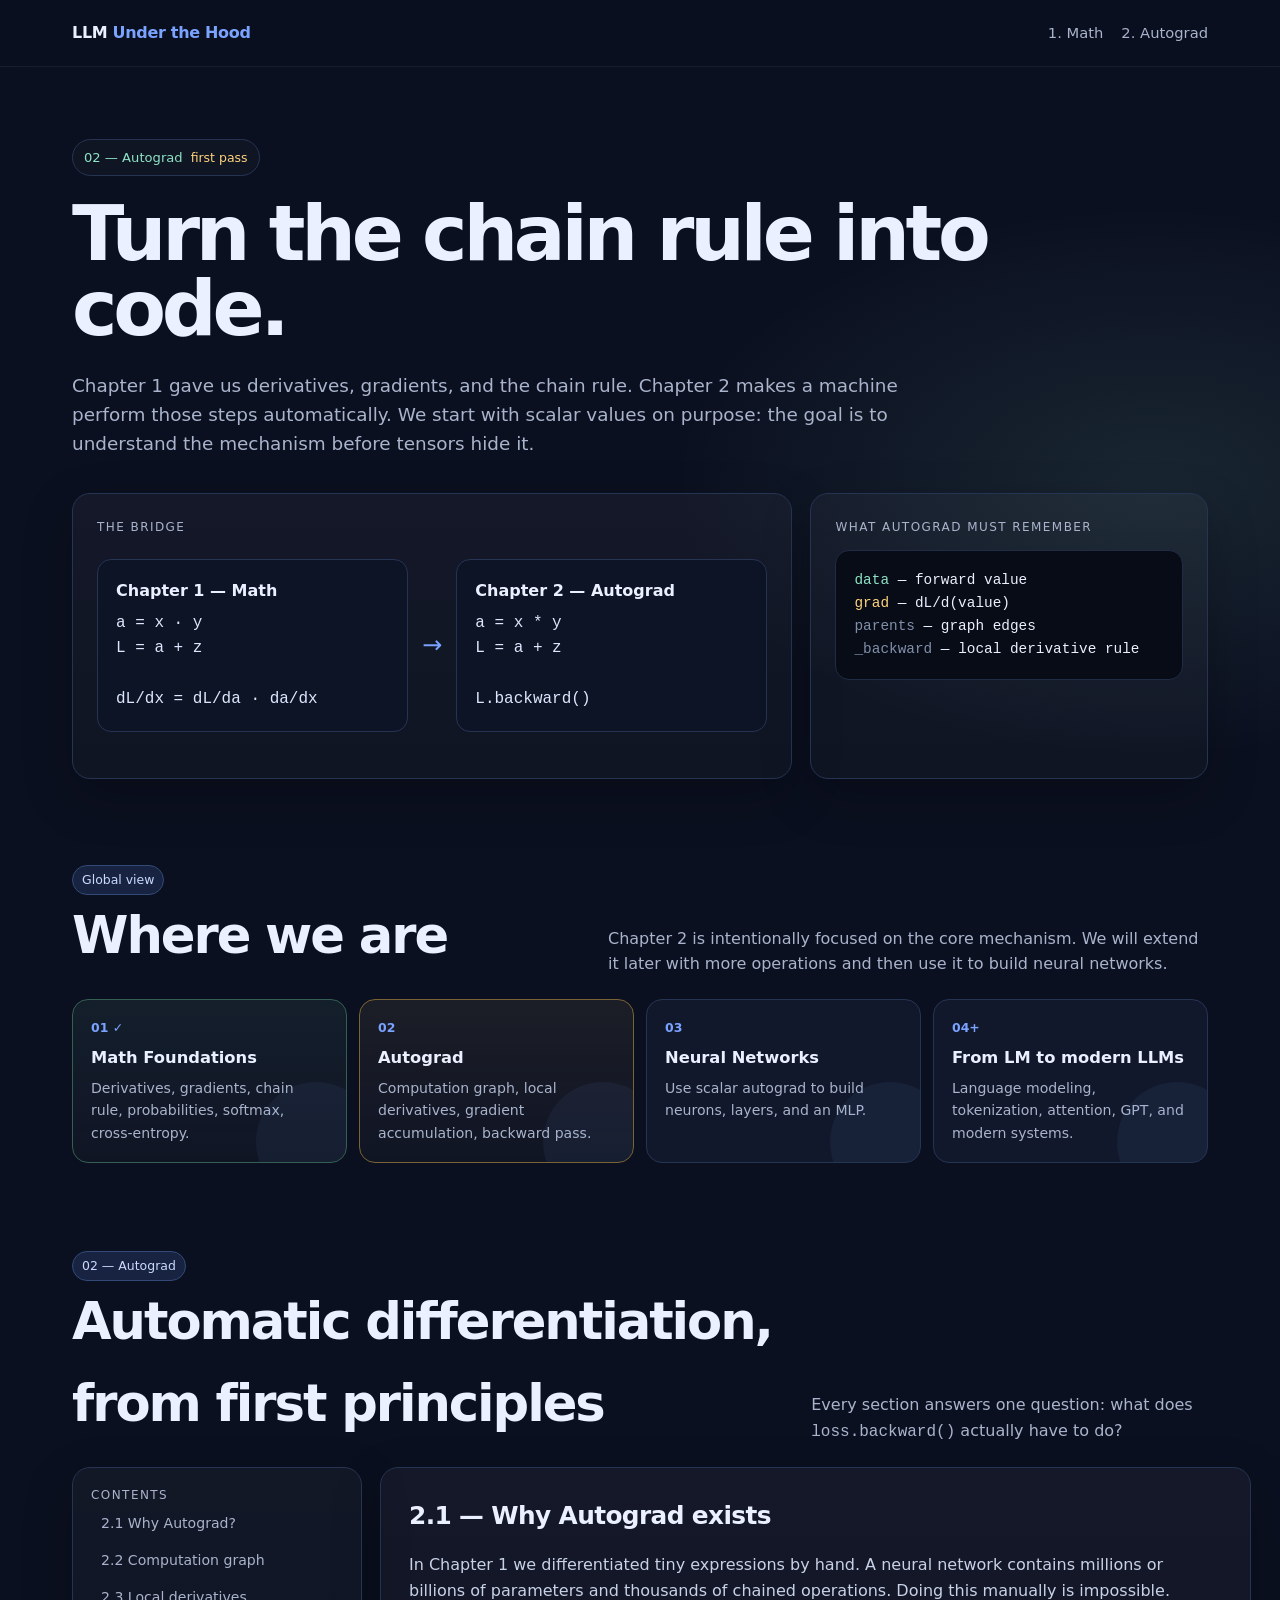
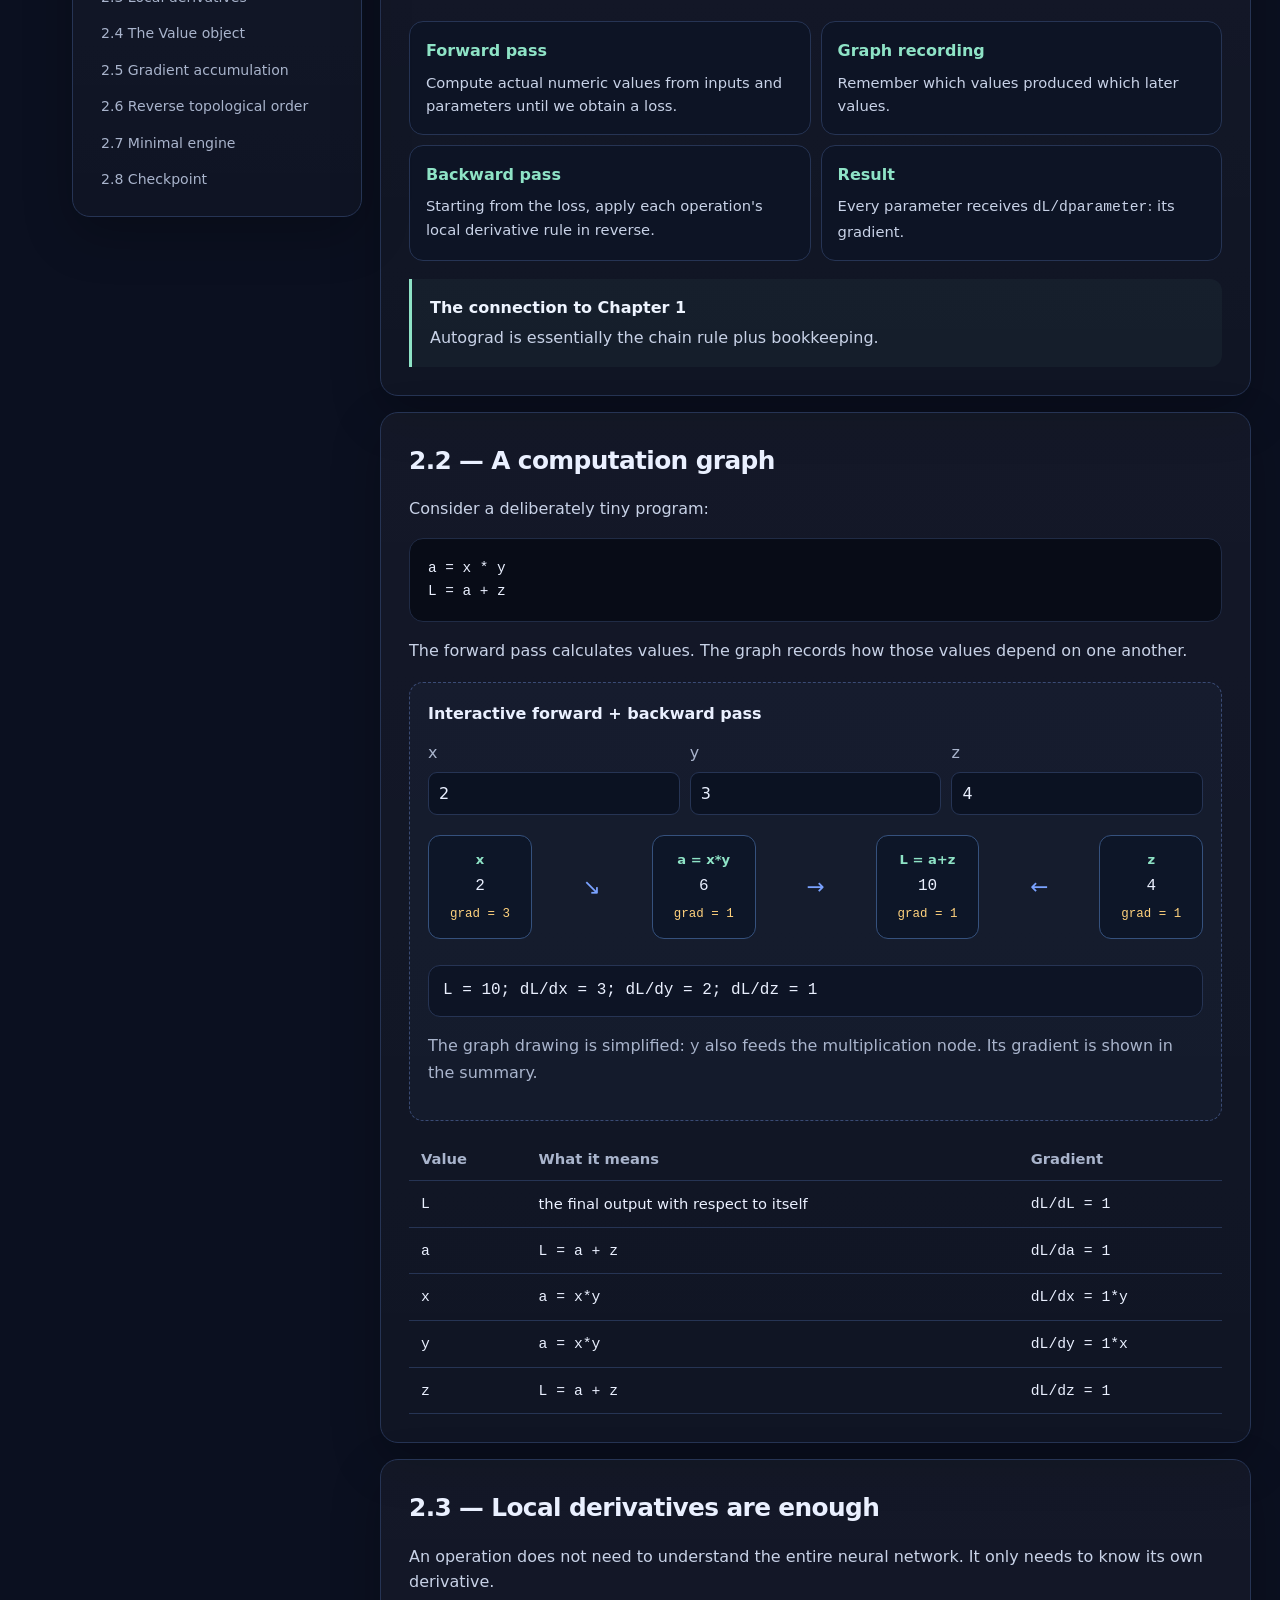
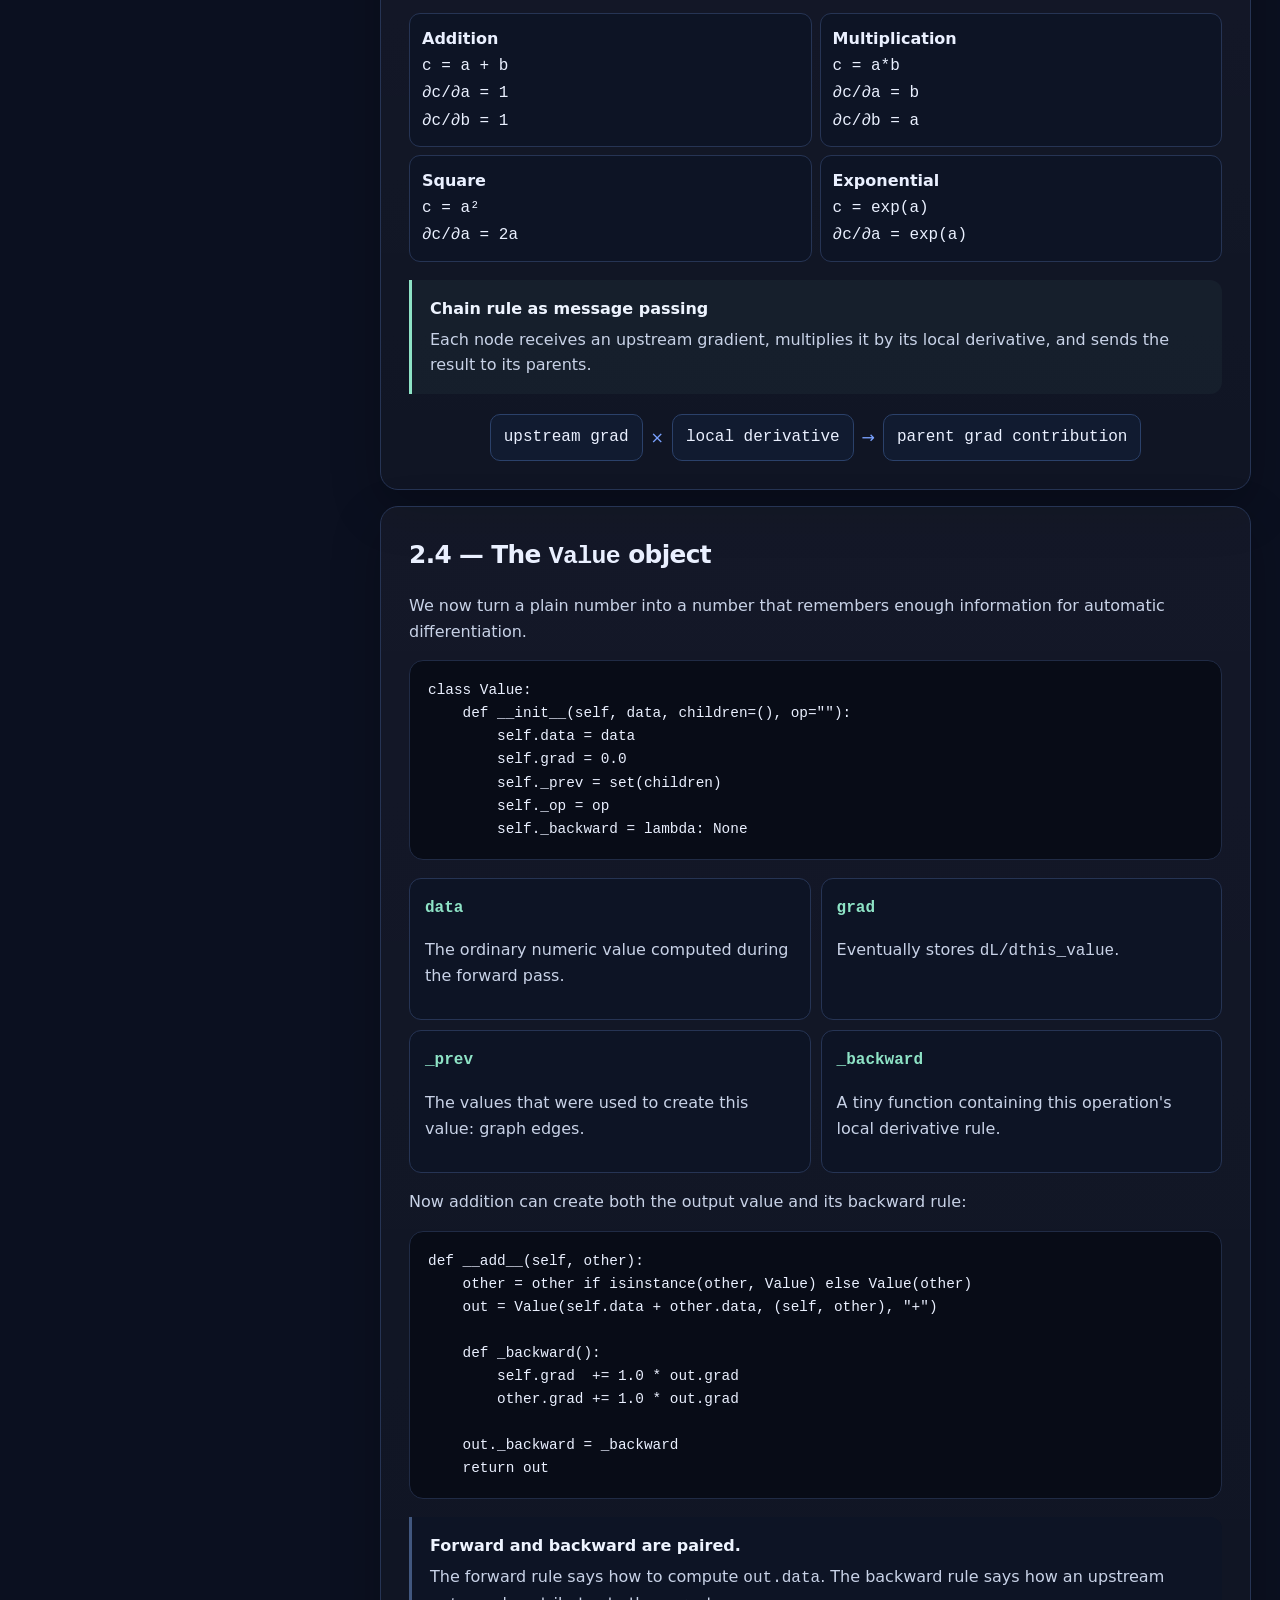
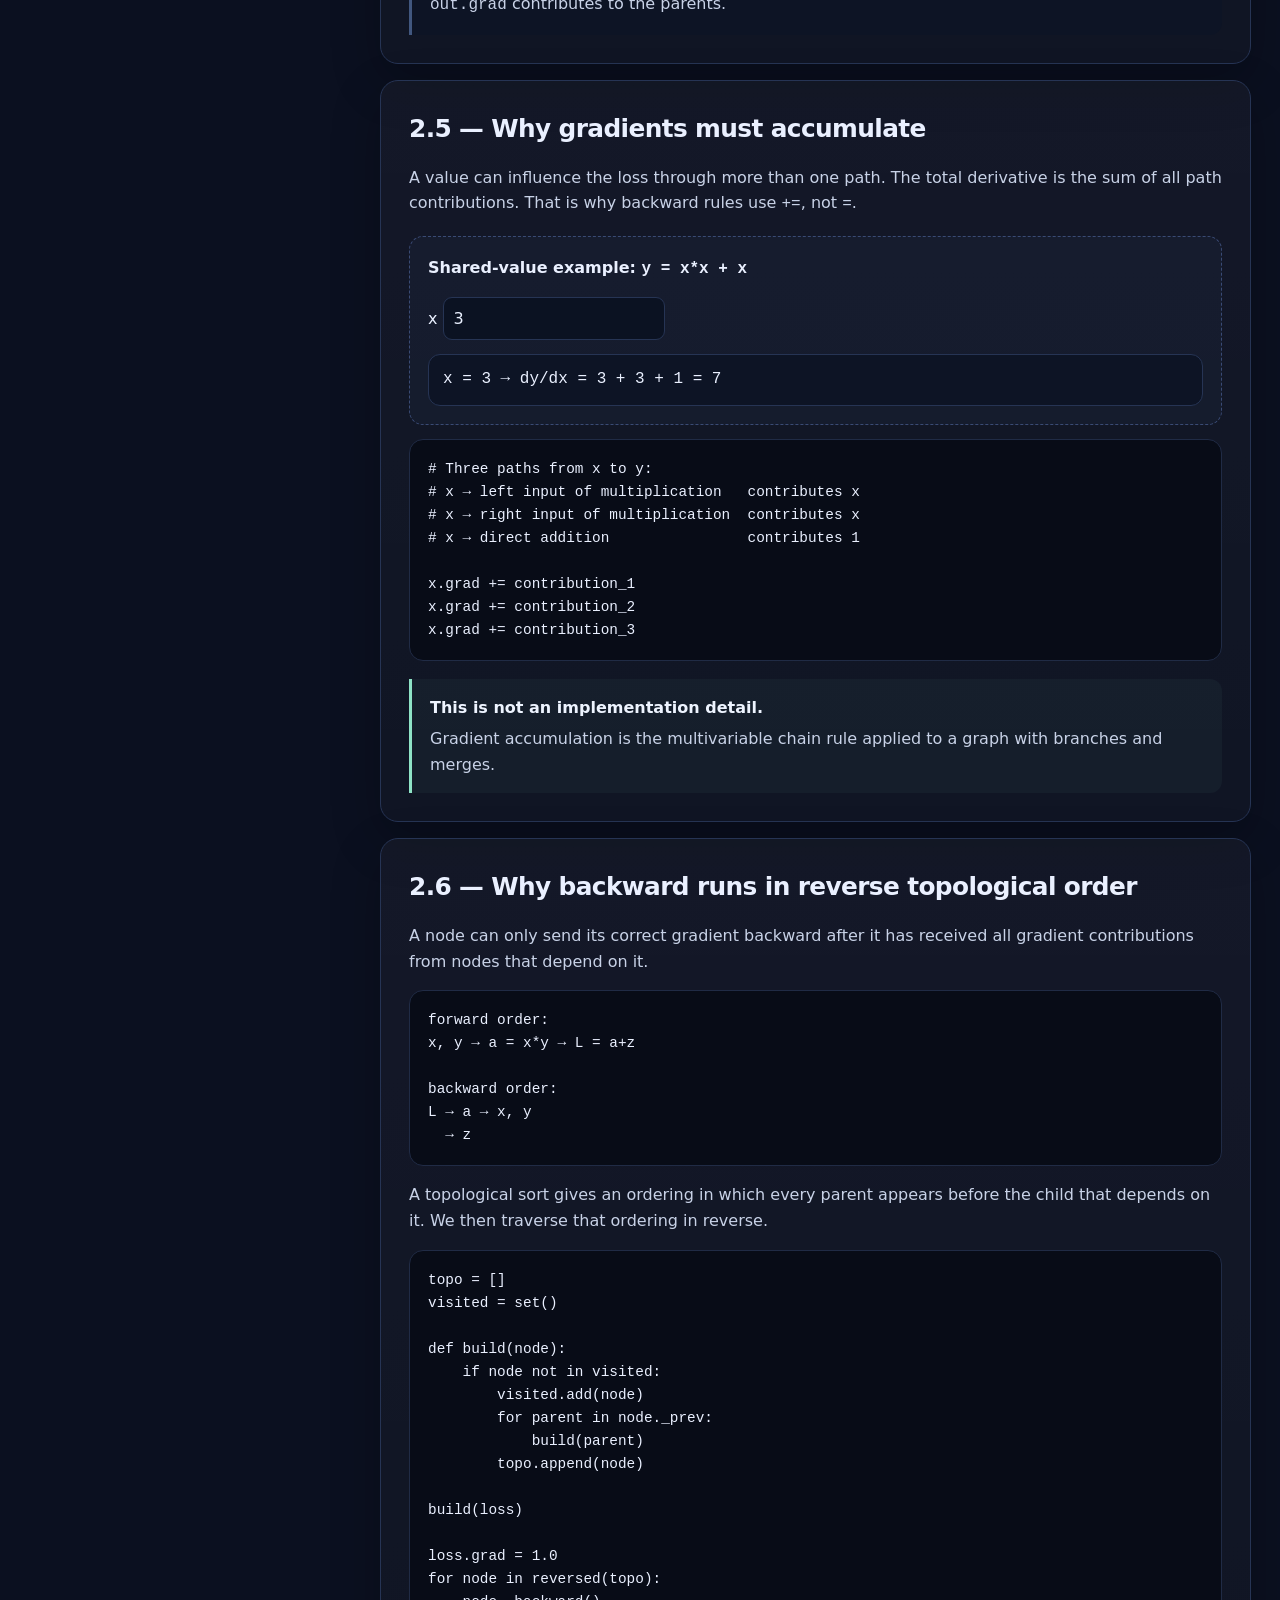
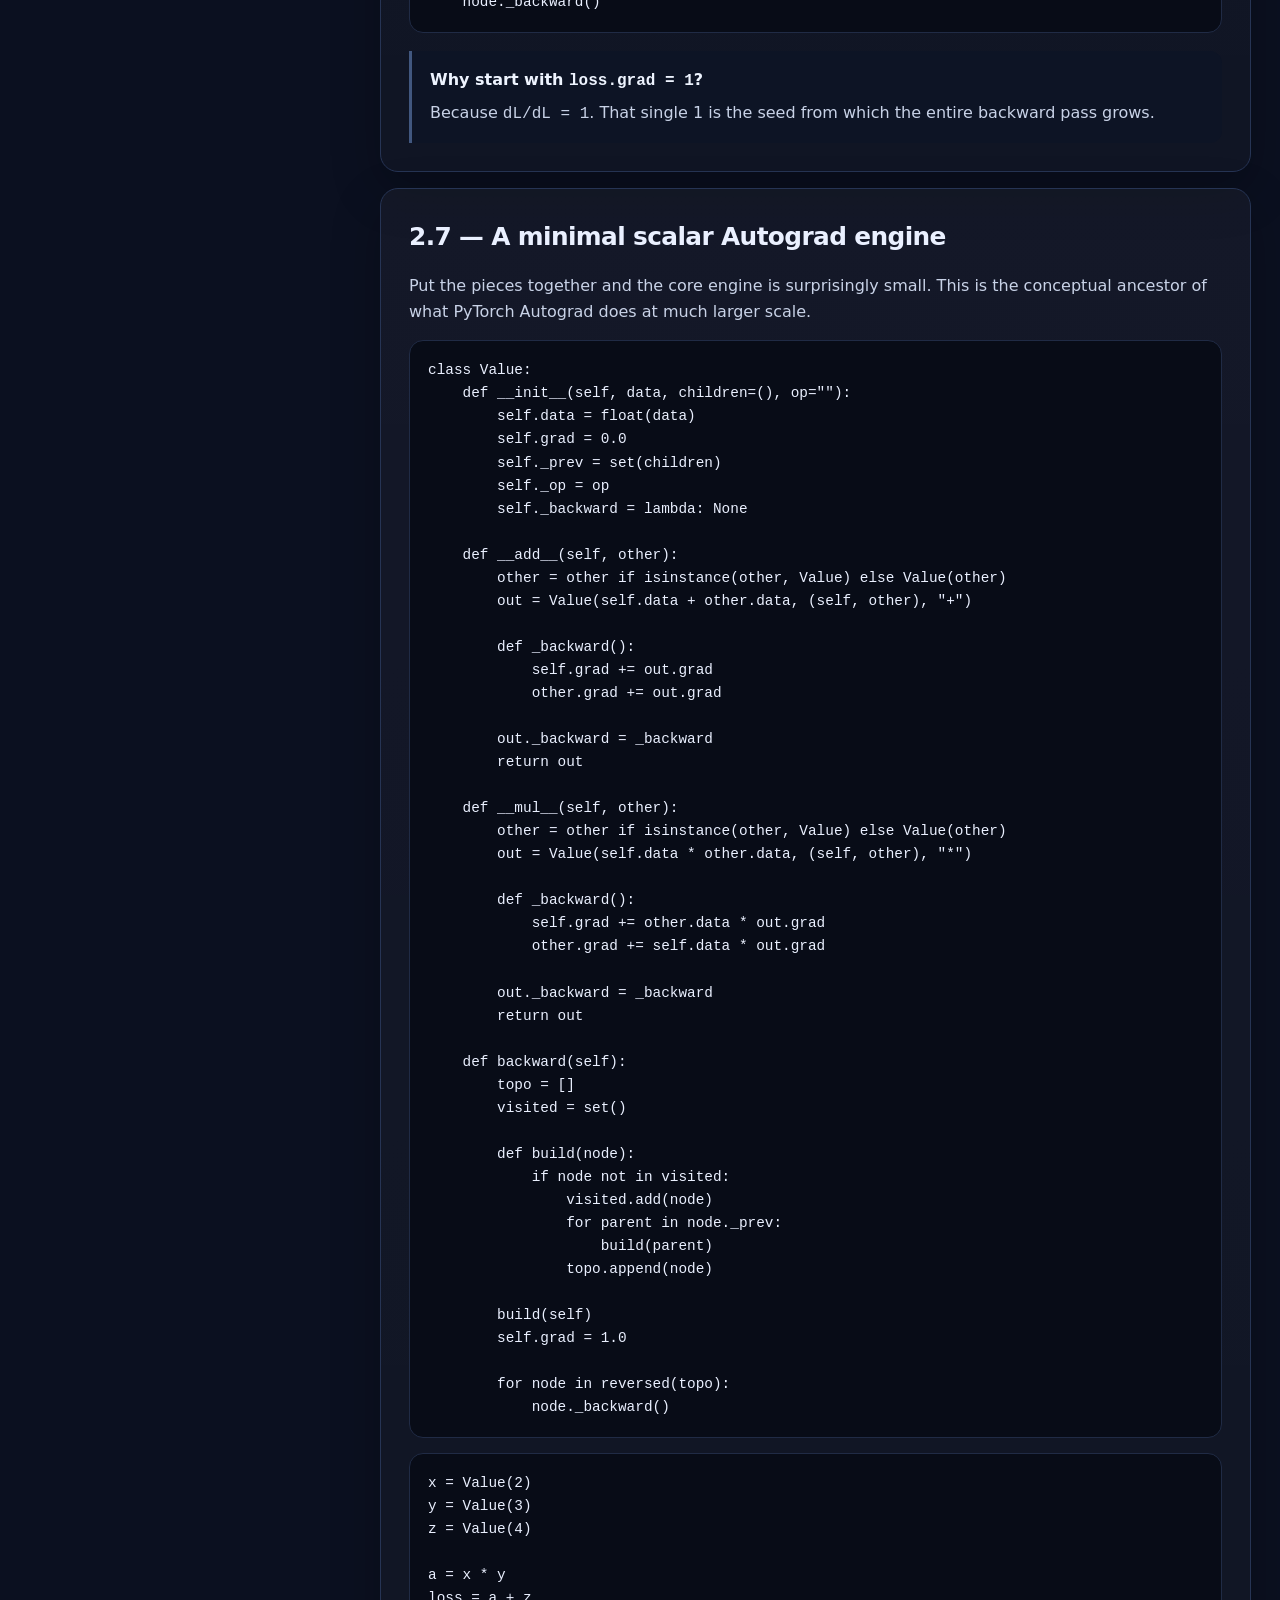
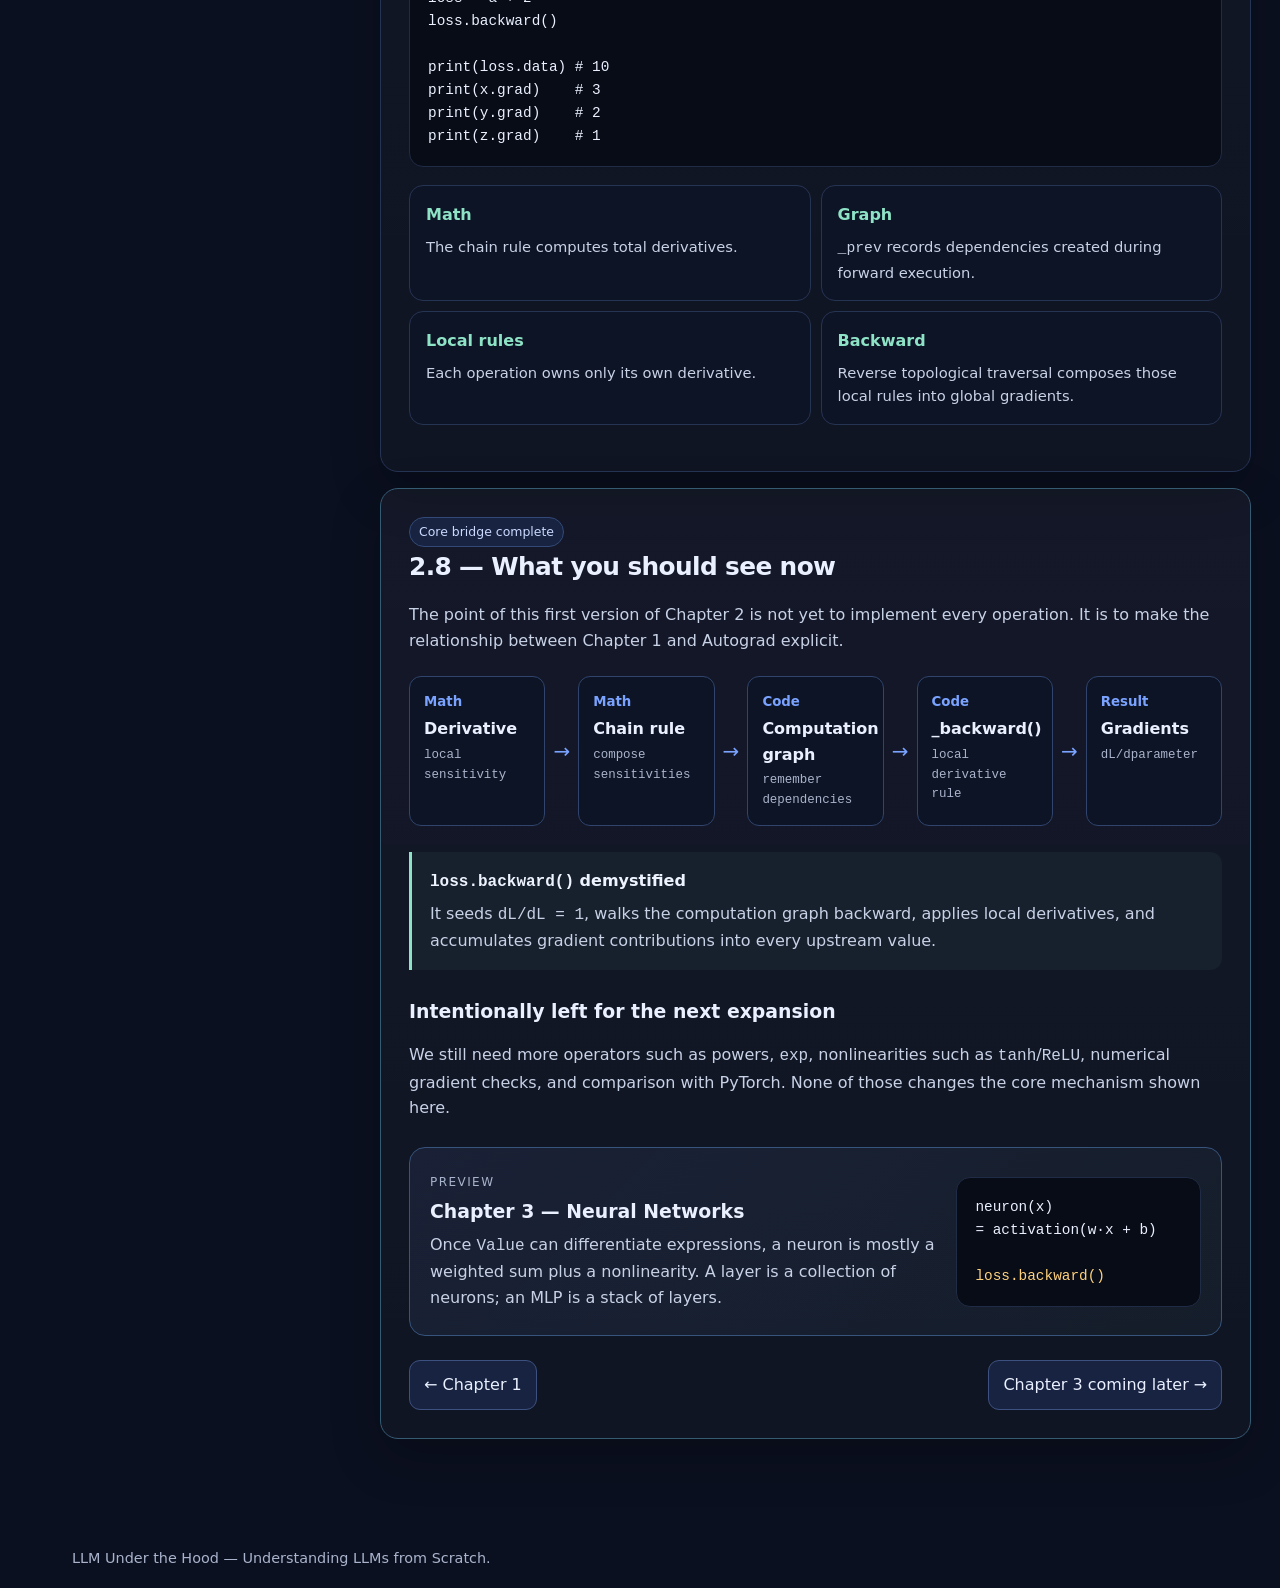
<file: autograd.html>
<!doctype html>
<html lang="en">
<head>
  <meta charset="utf-8">
  <meta name="viewport" content="width=device-width, initial-scale=1">
  <meta name="description" content="Chapter 2 of LLM Under the Hood: turn derivatives and the chain rule into a working scalar autograd engine.">
  <title>Autograd — LLM Under the Hood</title>
  <link rel="stylesheet" href="css/style.css">
  <style>
    .chapter-status{display:inline-flex;gap:8px;align-items:center;margin-left:8px;color:var(--warn);font-size:.78rem}
    .bridge{display:grid;grid-template-columns:1fr auto 1fr;gap:14px;align-items:stretch;margin:22px 0}
    .bridge>div{padding:18px;border:1px solid var(--line);border-radius:14px;background:#0d1425}
    .bridge>span{align-self:center;color:var(--accent);font-size:1.5rem}
    .graph{display:grid;grid-template-columns:repeat(7,minmax(60px,1fr));gap:8px;align-items:center;margin:20px 0;overflow:auto;padding-bottom:6px}
    .graph-node{min-width:88px;padding:13px 10px;border:1px solid #35517d;border-radius:12px;background:#0d1628;text-align:center;font-family:ui-monospace,SFMono-Regular,Menlo,monospace}
    .graph-node strong{display:block;color:var(--accent-2);font-family:Inter,ui-sans-serif,system-ui,sans-serif;font-size:.82rem;margin-bottom:4px}
    .graph-node .grad{display:block;color:var(--warn);font-size:.78rem;margin-top:5px}
    .arrow{text-align:center;color:var(--accent);font-size:1.35rem}
    .demo-inputs{display:grid;grid-template-columns:repeat(3,1fr);gap:10px;margin-top:14px}
    .demo-inputs label{display:flex;flex-direction:column;gap:6px;color:var(--muted)}
    .demo-inputs input{width:100%}
    .code-explain{display:grid;grid-template-columns:1fr 1fr;gap:10px;margin-top:18px}
    .code-explain>div{padding:15px;border:1px solid var(--line);border-radius:12px;background:#0d1425}
    .code-explain b{color:var(--accent-2)}
    .backward-table{width:100%;border-collapse:collapse;margin-top:16px;font-size:.92rem}
    .backward-table th,.backward-table td{padding:10px 12px;border-bottom:1px solid var(--line);text-align:left}
    .backward-table th{color:var(--muted);font-weight:600}
    .done{border-color:#345f52!important;background:linear-gradient(180deg,rgba(142,227,198,.07),rgba(255,255,255,.018))!important}
    .in-progress{border-color:#7a6335!important;background:linear-gradient(180deg,rgba(255,210,125,.07),rgba(255,255,255,.018))!important}
    .chapter-nav{display:flex;justify-content:space-between;gap:12px;margin-top:24px}
    .chapter-link{display:inline-flex;align-items:center;gap:8px;text-decoration:none;padding:11px 14px;border:1px solid #3d5180;background:#172340;border-radius:11px}
    .chapter-link:hover{background:#1d2d52}
    @media(max-width:850px){.bridge,.code-explain{grid-template-columns:1fr}.bridge>span{transform:rotate(90deg);text-align:center}.demo-inputs{grid-template-columns:1fr}.graph{grid-template-columns:1fr}.arrow{transform:rotate(90deg)}}
  </style>
</head>
<body>
<header>
  <div class="wrap">
    <nav>
      <a class="brand" href="index.html">LLM <span>Under the Hood</span></a>
      <div class="navlinks">
        <a href="index.html#math">Chapter 1</a>
        <a href="#autograd">Chapter 2</a>
        <a href="#engine">Mini engine</a>
      </div>
    </nav>
  </div>
</header>

<main>
  <section class="hero wrap">
    <div class="eyebrow">02 — Autograd <span class="chapter-status">first pass</span></div>
    <h1>Turn the chain rule into code.</h1>
    <p class="lead">
      Chapter 1 gave us derivatives, gradients, and the chain rule. Chapter 2 makes a machine perform those steps automatically.
      We start with scalar values on purpose: the goal is to understand the mechanism before tensors hide it.
    </p>

    <div class="hero-grid">
      <div class="card card-pad">
        <div class="mini-title">The bridge</div>
        <div class="bridge">
          <div><b>Chapter 1 — Math</b><pre class="mini-code">a = x · y
L = a + z

dL/dx = dL/da · da/dx</pre></div>
          <span>→</span>
          <div><b>Chapter 2 — Autograd</b><pre class="mini-code">a = x * y
L = a + z

L.backward()</pre></div>
        </div>
      </div>
      <div class="card card-pad">
        <div class="mini-title">What autograd must remember</div>
        <div class="terminal">
          <div><span class="a">data</span> — forward value</div>
          <div><span class="b">grad</span> — dL/d(value)</div>
          <div><span class="dim">parents</span> — graph edges</div>
          <div><span class="dim">_backward</span> — local derivative rule</div>
        </div>
      </div>
    </div>
  </section>

  <section id="roadmap">
    <div class="wrap">
      <div class="section-head">
        <div><span class="pill">Global view</span><h2>Where we are</h2></div>
        <p>Chapter 2 is intentionally focused on the core mechanism. We will extend it later with more operations and then use it to build neural networks.</p>
      </div>
      <div class="roadmap">
        <div class="step done"><div class="n">01 ✓</div><h3>Math Foundations</h3><p>Derivatives, gradients, chain rule, probabilities, softmax, cross-entropy.</p></div>
        <div class="step active in-progress"><div class="n">02</div><h3>Autograd</h3><p>Computation graph, local derivatives, gradient accumulation, backward pass.</p></div>
        <div class="step"><div class="n">03</div><h3>Neural Networks</h3><p>Use scalar autograd to build neurons, layers, and an MLP.</p></div>
        <div class="step"><div class="n">04+</div><h3>From LM to modern LLMs</h3><p>Language modeling, tokenization, attention, GPT, and modern systems.</p></div>
      </div>
    </div>
  </section>

  <section id="autograd">
    <div class="wrap">
      <div class="section-head">
        <div><span class="pill">02 — Autograd</span><h2>Automatic differentiation, from first principles</h2></div>
        <p>Every section answers one question: what does <code>loss.backward()</code> actually have to do?</p>
      </div>

      <div class="math-grid">
        <aside class="card toc">
          <div class="mini-title">Contents</div>
          <a href="#why">2.1 Why Autograd?</a>
          <a href="#graph">2.2 Computation graph</a>
          <a href="#local">2.3 Local derivatives</a>
          <a href="#value">2.4 The Value object</a>
          <a href="#accumulate">2.5 Gradient accumulation</a>
          <a href="#topology">2.6 Reverse topological order</a>
          <a href="#engine">2.7 Minimal engine</a>
          <a href="#checkpoint2">2.8 Checkpoint</a>
        </aside>

        <div>
          <article class="card lesson" id="why">
            <h3>2.1 — Why Autograd exists</h3>
            <p>In Chapter 1 we differentiated tiny expressions by hand. A neural network contains millions or billions of parameters and thousands of chained operations. Doing this manually is impossible.</p>

            <div class="four-views">
              <div><b>Forward pass</b><p>Compute actual numeric values from inputs and parameters until we obtain a loss.</p></div>
              <div><b>Graph recording</b><p>Remember which values produced which later values.</p></div>
              <div><b>Backward pass</b><p>Starting from the loss, apply each operation's local derivative rule in reverse.</p></div>
              <div><b>Result</b><p>Every parameter receives <code>dL/dparameter</code>: its gradient.</p></div>
            </div>

            <div class="callout accent"><b>The connection to Chapter 1</b><p>Autograd is essentially the chain rule plus bookkeeping.</p></div>
          </article>

          <article class="card lesson" id="graph">
            <h3>2.2 — A computation graph</h3>
            <p>Consider a deliberately tiny program:</p>
            <pre class="codeblock">a = x * y
L = a + z</pre>
            <p>The forward pass calculates values. The graph records how those values depend on one another.</p>

            <div class="demo">
              <b>Interactive forward + backward pass</b>
              <div class="demo-inputs">
                <label>x <input id="agX" type="number" value="2" step="0.5" oninput="updateAutogradDemo()"></label>
                <label>y <input id="agY" type="number" value="3" step="0.5" oninput="updateAutogradDemo()"></label>
                <label>z <input id="agZ" type="number" value="4" step="0.5" oninput="updateAutogradDemo()"></label>
              </div>

              <div class="graph">
                <div class="graph-node"><strong>x</strong><span id="nodeX">2</span><span class="grad" id="gradX">grad = 3</span></div>
                <div class="arrow">↘</div>
                <div class="graph-node"><strong>a = x*y</strong><span id="nodeA">6</span><span class="grad" id="gradA">grad = 1</span></div>
                <div class="arrow">→</div>
                <div class="graph-node"><strong>L = a+z</strong><span id="nodeL">10</span><span class="grad">grad = 1</span></div>
                <div class="arrow">←</div>
                <div class="graph-node"><strong>z</strong><span id="nodeZ">4</span><span class="grad" id="gradZ">grad = 1</span></div>
              </div>
              <div class="result" id="autogradSummary">L = 10; dL/dx = 3; dL/dy = 2; dL/dz = 1</div>
              <p class="muted">The graph drawing is simplified: <code>y</code> also feeds the multiplication node. Its gradient is shown in the summary.</p>
            </div>

            <table class="backward-table">
              <thead><tr><th>Value</th><th>What it means</th><th>Gradient</th></tr></thead>
              <tbody>
                <tr><td><code>L</code></td><td>the final output with respect to itself</td><td><code>dL/dL = 1</code></td></tr>
                <tr><td><code>a</code></td><td><code>L = a + z</code></td><td><code>dL/da = 1</code></td></tr>
                <tr><td><code>x</code></td><td><code>a = x*y</code></td><td><code>dL/dx = 1*y</code></td></tr>
                <tr><td><code>y</code></td><td><code>a = x*y</code></td><td><code>dL/dy = 1*x</code></td></tr>
                <tr><td><code>z</code></td><td><code>L = a + z</code></td><td><code>dL/dz = 1</code></td></tr>
              </tbody>
            </table>
          </article>

          <article class="card lesson" id="local">
            <h3>2.3 — Local derivatives are enough</h3>
            <p>An operation does not need to understand the entire neural network. It only needs to know its own derivative.</p>

            <div class="reference-grid">
              <div><b>Addition</b><br><code>c = a + b</code><br><code>∂c/∂a = 1</code><br><code>∂c/∂b = 1</code></div>
              <div><b>Multiplication</b><br><code>c = a*b</code><br><code>∂c/∂a = b</code><br><code>∂c/∂b = a</code></div>
              <div><b>Square</b><br><code>c = a²</code><br><code>∂c/∂a = 2a</code></div>
              <div><b>Exponential</b><br><code>c = exp(a)</code><br><code>∂c/∂a = exp(a)</code></div>
            </div>

            <div class="callout accent"><b>Chain rule as message passing</b><p>Each node receives an upstream gradient, multiplies it by its local derivative, and sends the result to its parents.</p></div>

            <div class="flow">
              <div>upstream grad</div><span>×</span><div>local derivative</div><span>→</span><div>parent grad contribution</div>
            </div>
          </article>

          <article class="card lesson" id="value">
            <h3>2.4 — The <code>Value</code> object</h3>
            <p>We now turn a plain number into a number that remembers enough information for automatic differentiation.</p>

            <pre class="codeblock">class Value:
    def __init__(self, data, children=(), op=""):
        self.data = data
        self.grad = 0.0
        self._prev = set(children)
        self._op = op
        self._backward = lambda: None</pre>

            <div class="code-explain">
              <div><b><code>data</code></b><p>The ordinary numeric value computed during the forward pass.</p></div>
              <div><b><code>grad</code></b><p>Eventually stores <code>dL/dthis_value</code>.</p></div>
              <div><b><code>_prev</code></b><p>The values that were used to create this value: graph edges.</p></div>
              <div><b><code>_backward</code></b><p>A tiny function containing this operation's local derivative rule.</p></div>
            </div>

            <p>Now addition can create both the output value and its backward rule:</p>
            <pre class="codeblock">def __add__(self, other):
    other = other if isinstance(other, Value) else Value(other)
    out = Value(self.data + other.data, (self, other), "+")

    def _backward():
        self.grad  += 1.0 * out.grad
        other.grad += 1.0 * out.grad

    out._backward = _backward
    return out</pre>

            <div class="callout"><b>Forward and backward are paired.</b><p>The forward rule says how to compute <code>out.data</code>. The backward rule says how an upstream <code>out.grad</code> contributes to the parents.</p></div>
          </article>

          <article class="card lesson" id="accumulate">
            <h3>2.5 — Why gradients must accumulate</h3>
            <p>A value can influence the loss through more than one path. The total derivative is the sum of all path contributions. That is why backward rules use <code>+=</code>, not <code>=</code>.</p>

            <div class="demo">
              <b>Shared-value example: <code>y = x*x + x</code></b>
              <div class="controls">
                <label>x <input id="sharedX" type="number" value="3" step="0.5" oninput="updateSharedGradient()"></label>
              </div>
              <div class="result" id="sharedGradientResult">x = 3 → dy/dx = 3 + 3 + 1 = 7</div>
            </div>

            <pre class="codeblock"># Three paths from x to y:
# x → left input of multiplication   contributes x
# x → right input of multiplication  contributes x
# x → direct addition                contributes 1

x.grad += contribution_1
x.grad += contribution_2
x.grad += contribution_3</pre>

            <div class="callout accent"><b>This is not an implementation detail.</b><p>Gradient accumulation is the multivariable chain rule applied to a graph with branches and merges.</p></div>
          </article>

          <article class="card lesson" id="topology">
            <h3>2.6 — Why backward runs in reverse topological order</h3>
            <p>A node can only send its correct gradient backward after it has received all gradient contributions from nodes that depend on it.</p>

            <pre class="codeblock">forward order:
x, y → a = x*y → L = a+z

backward order:
L → a → x, y
  → z</pre>

            <p>A topological sort gives an ordering in which every parent appears before the child that depends on it. We then traverse that ordering in reverse.</p>

            <pre class="codeblock">topo = []
visited = set()

def build(node):
    if node not in visited:
        visited.add(node)
        for parent in node._prev:
            build(parent)
        topo.append(node)

build(loss)

loss.grad = 1.0
for node in reversed(topo):
    node._backward()</pre>

            <div class="callout"><b>Why start with <code>loss.grad = 1</code>?</b><p>Because <code>dL/dL = 1</code>. That single 1 is the seed from which the entire backward pass grows.</p></div>
          </article>

          <article class="card lesson" id="engine">
            <h3>2.7 — A minimal scalar Autograd engine</h3>
            <p>Put the pieces together and the core engine is surprisingly small. This is the conceptual ancestor of what PyTorch Autograd does at much larger scale.</p>

            <pre class="codeblock">class Value:
    def __init__(self, data, children=(), op=""):
        self.data = float(data)
        self.grad = 0.0
        self._prev = set(children)
        self._op = op
        self._backward = lambda: None

    def __add__(self, other):
        other = other if isinstance(other, Value) else Value(other)
        out = Value(self.data + other.data, (self, other), "+")

        def _backward():
            self.grad += out.grad
            other.grad += out.grad

        out._backward = _backward
        return out

    def __mul__(self, other):
        other = other if isinstance(other, Value) else Value(other)
        out = Value(self.data * other.data, (self, other), "*")

        def _backward():
            self.grad += other.data * out.grad
            other.grad += self.data * out.grad

        out._backward = _backward
        return out

    def backward(self):
        topo = []
        visited = set()

        def build(node):
            if node not in visited:
                visited.add(node)
                for parent in node._prev:
                    build(parent)
                topo.append(node)

        build(self)
        self.grad = 1.0

        for node in reversed(topo):
            node._backward()</pre>

            <pre class="codeblock">x = Value(2)
y = Value(3)
z = Value(4)

a = x * y
loss = a + z
loss.backward()

print(loss.data) # 10
print(x.grad)    # 3
print(y.grad)    # 2
print(z.grad)    # 1</pre>

            <div class="four-views">
              <div><b>Math</b><p>The chain rule computes total derivatives.</p></div>
              <div><b>Graph</b><p><code>_prev</code> records dependencies created during forward execution.</p></div>
              <div><b>Local rules</b><p>Each operation owns only its own derivative.</p></div>
              <div><b>Backward</b><p>Reverse topological traversal composes those local rules into global gradients.</p></div>
            </div>
          </article>

          <article class="card lesson checkpoint" id="checkpoint2">
            <span class="pill">Core bridge complete</span>
            <h3>2.8 — What you should see now</h3>
            <p>The point of this first version of Chapter 2 is not yet to implement every operation. It is to make the relationship between Chapter 1 and Autograd explicit.</p>

            <div class="training-pipeline">
              <div><small>Math</small><b>Derivative</b><span>local sensitivity</span></div>
              <i>→</i>
              <div><small>Math</small><b>Chain rule</b><span>compose sensitivities</span></div>
              <i>→</i>
              <div><small>Code</small><b>Computation graph</b><span>remember dependencies</span></div>
              <i>→</i>
              <div><small>Code</small><b>_backward()</b><span>local derivative rule</span></div>
              <i>→</i>
              <div><small>Result</small><b>Gradients</b><span>dL/dparameter</span></div>
            </div>

            <div class="callout accent"><b><code>loss.backward()</code> demystified</b><p>It seeds <code>dL/dL = 1</code>, walks the computation graph backward, applies local derivatives, and accumulates gradient contributions into every upstream value.</p></div>

            <h4>Intentionally left for the next expansion</h4>
            <p>We still need more operators such as powers, <code>exp</code>, nonlinearities such as <code>tanh</code>/<code>ReLU</code>, numerical gradient checks, and comparison with PyTorch. None of those changes the core mechanism shown here.</p>

            <div class="next-chapter">
              <div>
                <span class="mini-title">Preview</span>
                <h4>Chapter 3 — Neural Networks</h4>
                <p>Once <code>Value</code> can differentiate expressions, a neuron is mostly a weighted sum plus a nonlinearity. A layer is a collection of neurons; an MLP is a stack of layers.</p>
              </div>
              <div class="terminal small-terminal">
                <div>neuron(x)</div>
                <div>= activation(w·x + b)</div>
                <br>
                <div class="b">loss.backward()</div>
              </div>
            </div>

            <div class="chapter-nav">
              <a class="chapter-link" href="index.html#checkpoint">← Chapter 1</a>
              <span class="chapter-link" aria-disabled="true">Chapter 3 coming later →</span>
            </div>
          </article>
        </div>
      </div>
    </div>
  </section>
</main>

<footer><div class="wrap">LLM Under the Hood — Understanding LLMs from Scratch.</div></footer>
<script src="js/autograd.js"></script>
</body>
</html>
</file>
<file: css/style.css>
:root{--bg:#0b1020;--panel:#11182b;--text:#eaf0ff;--muted:#a9b4cc;--line:#263454;--accent:#7aa2ff;--accent-2:#8ee3c6;--warn:#ffd27d;--danger:#ff8d9a;--shadow:0 18px 50px rgba(0,0,0,.24);--radius:18px;--max:1180px}
*{box-sizing:border-box}html{scroll-behavior:smooth}body{margin:0;font-family:Inter,ui-sans-serif,system-ui,-apple-system,BlinkMacSystemFont,"Segoe UI",sans-serif;background:radial-gradient(900px 520px at 15% -5%,rgba(122,162,255,.18),transparent 60%),radial-gradient(800px 460px at 90% 5%,rgba(142,227,198,.10),transparent 60%),var(--bg);color:var(--text);line-height:1.6}a{color:inherit}.wrap{max-width:var(--max);margin:auto;padding:0 22px}header{position:sticky;top:0;z-index:20;background:rgba(11,16,32,.80);backdrop-filter:blur(14px);border-bottom:1px solid rgba(255,255,255,.06)}nav{height:66px;display:flex;align-items:center;justify-content:space-between;gap:20px}.brand{font-weight:800;letter-spacing:-.02em;text-decoration:none}.brand span{color:var(--accent)}.navlinks{display:flex;gap:18px;flex-wrap:wrap}.navlinks a{font-size:.92rem;text-decoration:none;color:var(--muted)}.navlinks a:hover{color:var(--text)}.hero{padding-top:72px;padding-bottom:42px}.eyebrow{display:inline-flex;padding:7px 11px;border:1px solid var(--line);border-radius:999px;color:var(--accent-2);font-size:.82rem;background:rgba(255,255,255,.02)}h1{font-size:clamp(2.5rem,6vw,5.3rem);line-height:.98;letter-spacing:-.055em;max-width:980px;margin:20px 0 24px}.lead{max-width:850px;color:var(--muted);font-size:1.15rem}.hero-grid{margin-top:34px;display:grid;grid-template-columns:1.45fr .8fr;gap:18px}.card{background:linear-gradient(180deg,rgba(255,255,255,.035),rgba(255,255,255,.018));border:1px solid var(--line);border-radius:var(--radius);box-shadow:var(--shadow)}.card-pad{padding:24px}.goal{display:grid;grid-template-columns:repeat(3,1fr);gap:10px;margin-top:18px}.goal div{padding:15px;border-radius:14px;background:var(--panel);border:1px solid rgba(255,255,255,.05)}.goal strong{display:block;font-size:1.15rem;margin-bottom:3px}.goal span{font-size:.84rem;color:var(--muted)}.mini-title{font-size:.75rem;text-transform:uppercase;letter-spacing:.12em;color:var(--muted)}.center{text-align:center;margin-bottom:8px}.muted{color:var(--muted)!important}.terminal,.codeblock{background:#080c17;border:1px solid #202b45;border-radius:14px;padding:18px;font-family:ui-monospace,SFMono-Regular,Menlo,monospace;font-size:.9rem;overflow:auto}.terminal{margin-top:13px}.terminal .dim{color:#8190aa}.terminal .a{color:var(--accent-2)}.terminal .b{color:var(--warn)}section{padding:44px 0}.section-head{display:flex;align-items:end;justify-content:space-between;gap:30px;margin-bottom:22px}h2{font-size:clamp(2rem,4vw,3.2rem);letter-spacing:-.04em;margin:0}.section-head p{max-width:600px;color:var(--muted);margin:0}.roadmap{display:grid;grid-template-columns:repeat(4,1fr);gap:12px}.step{min-height:155px;padding:18px;border-radius:16px;background:var(--panel);border:1px solid var(--line);position:relative;overflow:hidden}.step.active{border-color:rgba(122,162,255,.75);background:linear-gradient(180deg,#172343,#11182b)}.step::after{content:"";position:absolute;right:-30px;bottom:-40px;width:120px;height:120px;border-radius:50%;background:rgba(122,162,255,.06)}.step .n{font-size:.78rem;color:var(--accent);font-weight:700}.step h3{margin:7px 0 6px;font-size:1.02rem}.step p{margin:0;color:var(--muted);font-size:.88rem}.math-grid{display:grid;grid-template-columns:290px 1fr;gap:18px}.toc{position:sticky;top:84px;align-self:start;padding:18px;max-height:calc(100vh - 105px);overflow:auto}.toc a{display:block;text-decoration:none;color:var(--muted);padding:7px 10px;border-radius:9px;font-size:.88rem}.toc a:hover{background:rgba(255,255,255,.04);color:var(--text)}.lesson{padding:28px;margin-bottom:16px;scroll-margin-top:86px}.lesson h3{font-size:1.55rem;letter-spacing:-.025em;margin:0 0 8px}.lesson h4{font-size:1.18rem;margin:26px 0 10px}.lesson p{color:#c8d2e7}.concept-row{display:grid;grid-template-columns:repeat(4,1fr);gap:10px;margin-top:18px}.concept{padding:16px;border:1px solid var(--line);border-radius:14px;background:#0d1425;min-height:112px}.concept b{display:block;margin-bottom:6px}code{font-family:ui-monospace,SFMono-Regular,Menlo,monospace}.demo{margin-top:18px;padding:18px;border:1px dashed #3a4b75;border-radius:14px;background:rgba(122,162,255,.035)}.demo-grid{display:grid;grid-template-columns:1fr 60px 1fr;align-items:center;gap:12px}.matrix{display:grid;gap:6px;justify-content:center;font-family:ui-monospace,SFMono-Regular,Menlo,monospace}.matrix.two{grid-template-columns:repeat(2,54px)}.cell{display:grid;place-items:center;height:44px;border-radius:9px;background:#10182c;border:1px solid #273859}.op{text-align:center;font-size:1.6rem;color:var(--accent)}.result{margin-top:14px;padding:12px 14px;border-radius:12px;background:#0d1425;border:1px solid var(--line);font-family:ui-monospace,SFMono-Regular,Menlo,monospace}.controls{display:flex;gap:10px;flex-wrap:wrap;align-items:center;margin-top:14px}button,select,input{font:inherit}button{border:1px solid #3d5180;color:var(--text);background:#172340;padding:9px 13px;border-radius:10px;cursor:pointer}button:hover{background:#1d2d52}select,input{background:#0b1222;color:var(--text);border:1px solid var(--line);border-radius:9px;padding:8px 10px}input[type=range]{padding:0;accent-color:var(--accent);min-width:230px}.number-input{width:82px}.axis-box{display:grid;grid-template-columns:repeat(3,1fr);gap:8px;margin-top:15px}.axis-item{padding:14px;border-radius:12px;border:1px solid var(--line);background:#0d1425}.axis-item strong{color:var(--accent-2)}.quiz{padding:22px}.quiz label{display:block;margin:12px 0 7px;color:var(--muted)}.feedback{margin-top:16px;font-weight:700}.ok{color:var(--accent-2)}.bad{color:var(--danger)}.pill{display:inline-block;padding:4px 9px;border-radius:999px;background:#172340;border:1px solid #334a78;color:#cbd9ff;font-size:.78rem}.four-views{display:grid;grid-template-columns:repeat(2,1fr);gap:10px;margin:18px 0}.four-views>div{padding:16px;border:1px solid var(--line);border-radius:14px;background:#0d1425}.four-views b{color:var(--accent-2)}.four-views p{margin:7px 0 0;font-size:.92rem}.mini-code{margin:7px 0 0;white-space:pre-wrap;color:#dce7ff;font:inherit;font-family:ui-monospace,SFMono-Regular,Menlo,monospace}.equation{margin:18px 0;padding:17px 18px;text-align:center;font-size:1.2rem;font-family:ui-monospace,SFMono-Regular,Menlo,monospace;background:#0a1120;border:1px solid #2c4068;border-radius:14px;color:#dce7ff}.equation.compact{margin:10px 0;font-size:1.05rem}.equation.small{font-size:1rem}.callout{margin-top:18px;padding:16px 18px;border-left:3px solid #41577f;background:#0d1425;border-radius:0 12px 12px 0}.callout.accent{border-left-color:var(--accent-2);background:rgba(142,227,198,.045)}.callout b{color:#eef4ff}.callout p{margin:5px 0 0}.reference-grid{display:grid;grid-template-columns:repeat(2,1fr);gap:8px;margin-top:18px}.reference-grid>div{padding:12px;border:1px solid var(--line);border-radius:11px;background:#0d1425}.flow{display:flex;align-items:center;justify-content:center;gap:8px;flex-wrap:wrap;margin-top:20px}.flow div{padding:10px 13px;background:#111b30;border:1px solid #2b416a;border-radius:10px;font-family:ui-monospace,SFMono-Regular,Menlo,monospace}.flow span{color:var(--accent)}.flow.backward{margin-top:9px}.flow.backward div{border-color:#315948}.flow.backward span{color:var(--accent-2)}.token-probs{display:grid;gap:9px;margin:20px 0}.token-probs>div{display:grid;grid-template-columns:75px 1fr 45px;gap:10px;align-items:center}.token-probs span{font-family:ui-monospace,SFMono-Regular,Menlo,monospace}.token-probs strong{font-size:.85rem}.bar{height:10px;background:#0a1120;border:1px solid #253756;border-radius:999px;overflow:hidden}.bar i{display:block;height:100%;background:linear-gradient(90deg,var(--accent),var(--accent-2));border-radius:999px}.two-col{display:grid;grid-template-columns:1fr 1fr;gap:10px}.training-pipeline{display:flex;align-items:stretch;gap:8px;margin:22px 0;overflow:auto;padding-bottom:4px}.training-pipeline>div{min-width:132px;flex:1;padding:14px;background:#0d1425;border:1px solid #30446d;border-radius:12px}.training-pipeline i{align-self:center;font-style:normal;color:var(--accent);font-size:1.25rem}.training-pipeline small{display:block;color:var(--accent);font-weight:800}.training-pipeline b{display:block;margin:4px 0}.training-pipeline span{display:block;color:var(--muted);font-size:.78rem;font-family:ui-monospace,SFMono-Regular,Menlo,monospace}.training-pipeline.second{max-width:650px;margin-left:auto}.training-pipeline.second i{color:var(--accent-2)}.quiz-grid{display:grid;grid-template-columns:1fr 1fr;gap:10px}.quiz-grid label{display:flex;flex-direction:column;gap:7px;padding:14px;background:#0d1425;border:1px solid var(--line);border-radius:12px;color:#c8d2e7}.next-chapter{margin-top:26px;padding:20px;display:grid;grid-template-columns:1.35fr .65fr;gap:18px;align-items:center;border:1px solid #36547c;background:linear-gradient(135deg,rgba(122,162,255,.08),rgba(142,227,198,.04));border-radius:16px}.next-chapter h4{margin:3px 0}.next-chapter p{margin:5px 0}.small-terminal{margin:0}.checkpoint{border-color:#355b72}footer{padding:48px 0 70px;color:var(--muted);font-size:.9rem}@media(max-width:900px){.hero-grid,.math-grid,.next-chapter{grid-template-columns:1fr}.toc{position:relative;top:auto;max-height:none}.roadmap{grid-template-columns:repeat(2,1fr)}.concept-row{grid-template-columns:repeat(2,1fr)}.training-pipeline.second{max-width:none;margin-left:0}}@media(max-width:650px){.four-views,.two-col,.quiz-grid,.reference-grid{grid-template-columns:1fr}.axis-box{grid-template-columns:1fr}.training-pipeline{display:grid;grid-template-columns:1fr}.training-pipeline i{transform:rotate(90deg);text-align:center}.training-pipeline.second i{transform:rotate(-90deg)}}@media(max-width:560px){.roadmap,.goal,.concept-row{grid-template-columns:1fr}.navlinks{display:none}.demo-grid{grid-template-columns:1fr}.op{transform:rotate(90deg)}h1{font-size:2.7rem}.lesson{padding:20px}}
</file>
